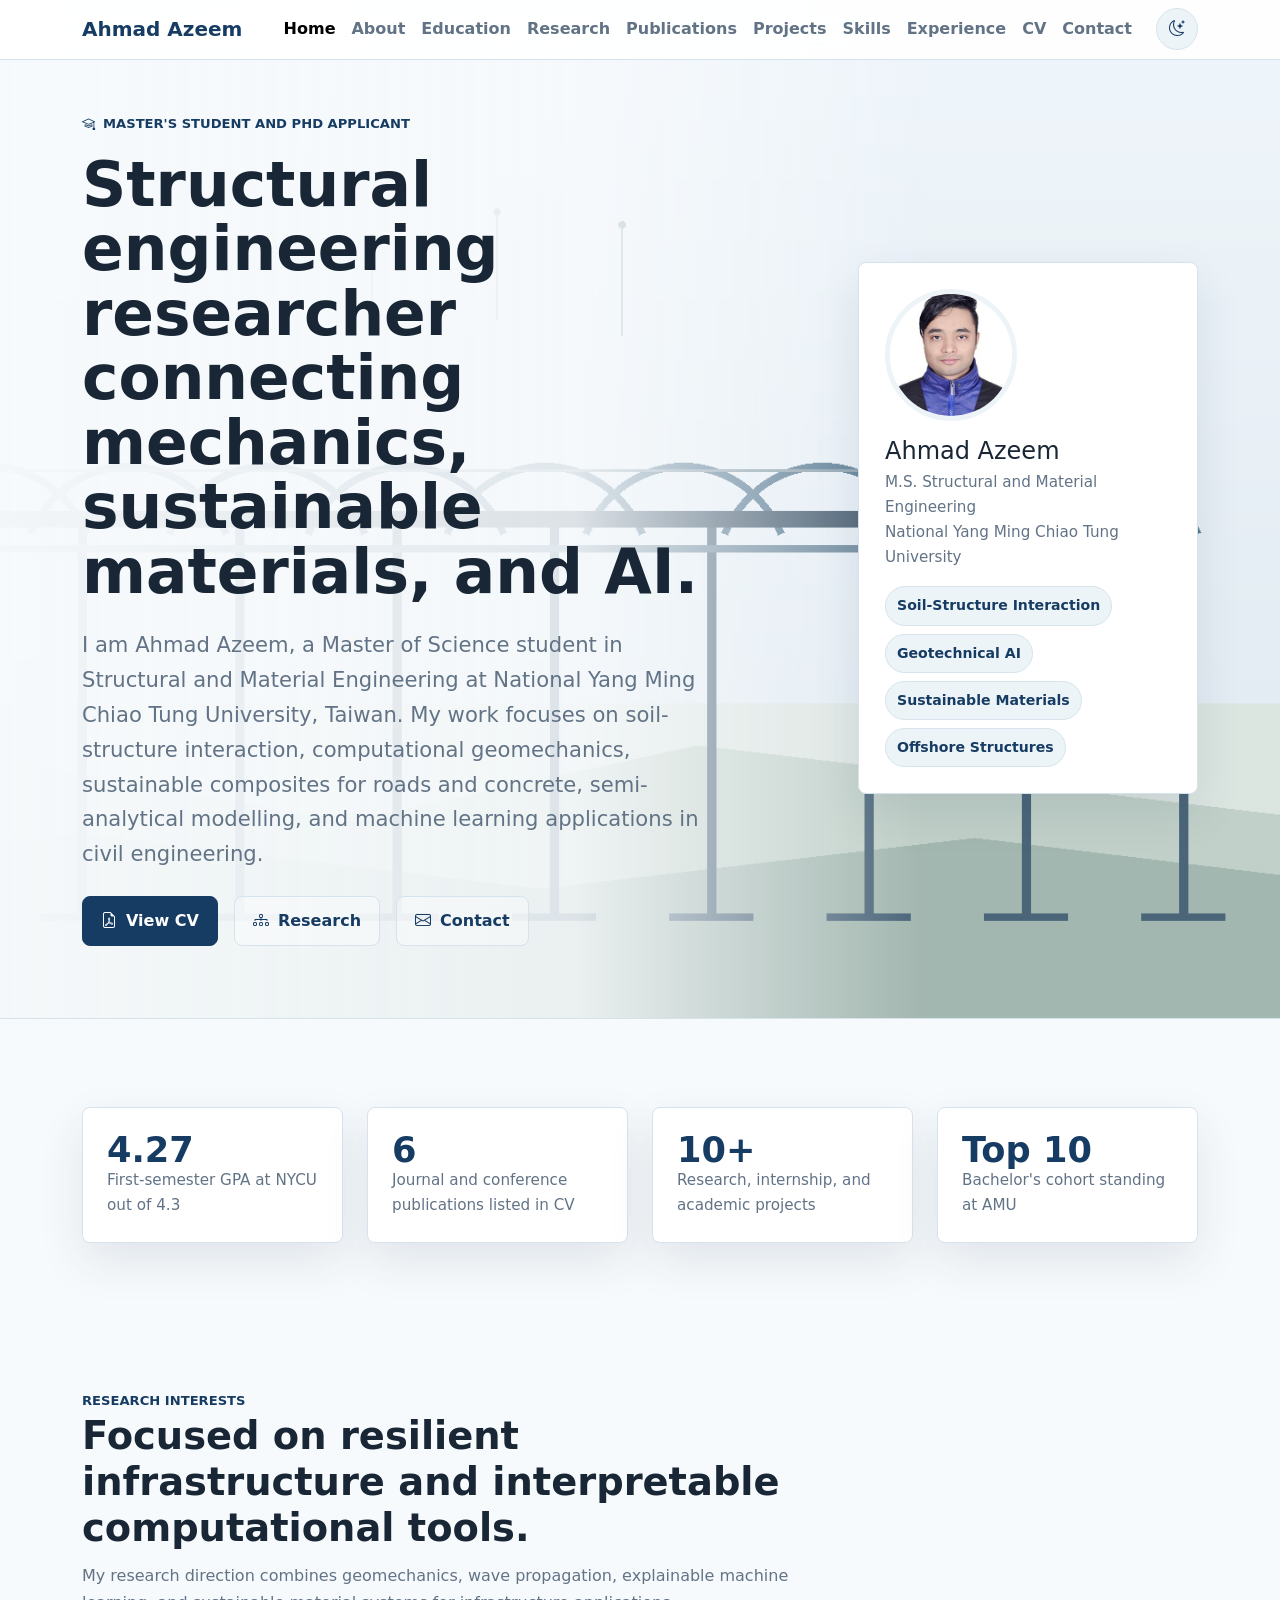
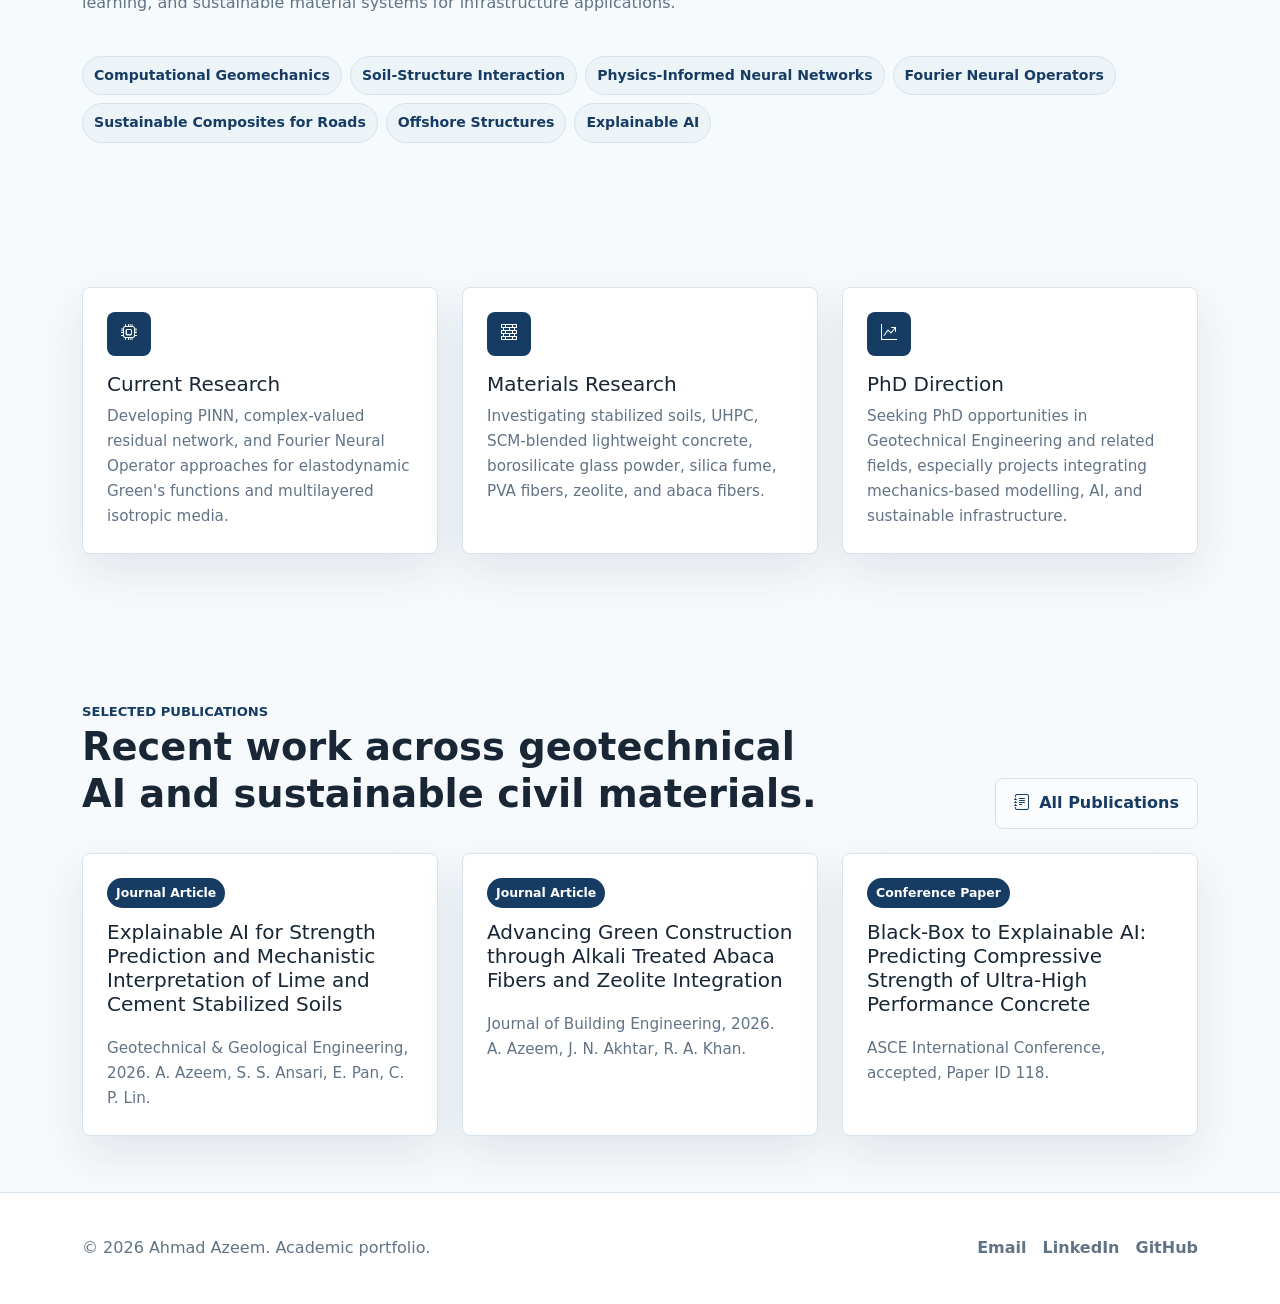
<file: index.html>
<!doctype html>
<html lang="en">
<head>
  <meta charset="utf-8">
  <meta name="viewport" content="width=device-width, initial-scale=1">
  <title>Ahmad Azeem | Structural Engineering Researcher</title>
  <meta name="description" content="Academic portfolio of Ahmad Azeem, master's student in Structural and Material Engineering at NYCU, seeking PhD opportunities in Geotechnical Engineering.">
  <meta name="keywords" content="Ahmad Azeem, geotechnical engineering, soil structure interaction, machine learning civil engineering, sustainable concrete, NYCU">
  <meta name="author" content="Ahmad Azeem">
  <meta property="og:title" content="Ahmad Azeem | Academic Portfolio">
  <meta property="og:description" content="Research in geotechnical AI, soil-structure interaction, sustainable materials, and semi-analytical modelling.">
  <meta property="og:image" content="assets/images/hero-research.png">
  <link rel="preconnect" href="https://cdn.jsdelivr.net">
  <link href="https://cdn.jsdelivr.net/npm/bootstrap@5.3.3/dist/css/bootstrap.min.css" rel="stylesheet">
  <link href="https://cdn.jsdelivr.net/npm/bootstrap-icons@1.11.3/font/bootstrap-icons.css" rel="stylesheet">
  <link href="css/style.css" rel="stylesheet">
</head>
<body>
  <a class="skip-link" href="#main">Skip to content</a>
  <nav class="navbar navbar-expand-lg fixed-top">
    <div class="container">
      <a class="navbar-brand" href="index.html">Ahmad Azeem</a>
      <button class="navbar-toggler" type="button" data-bs-toggle="collapse" data-bs-target="#siteNav" aria-controls="siteNav" aria-expanded="false" aria-label="Toggle navigation">
        <span class="navbar-toggler-icon"></span>
      </button>
      <div class="collapse navbar-collapse" id="siteNav">
        <ul class="navbar-nav ms-auto align-items-lg-center">
          <li class="nav-item"><a class="nav-link" href="index.html">Home</a></li>
          <li class="nav-item"><a class="nav-link" href="about.html">About</a></li>
          <li class="nav-item"><a class="nav-link" href="education.html">Education</a></li>
          <li class="nav-item"><a class="nav-link" href="research.html">Research</a></li>
          <li class="nav-item"><a class="nav-link" href="publications.html">Publications</a></li>
          <li class="nav-item"><a class="nav-link" href="projects.html">Projects</a></li>
          <li class="nav-item"><a class="nav-link" href="skills.html">Skills</a></li>
          <li class="nav-item"><a class="nav-link" href="experience.html">Experience</a></li>
          <li class="nav-item"><a class="nav-link" href="cv.html">CV</a></li>
          <li class="nav-item"><a class="nav-link" href="contact.html">Contact</a></li>
        </ul>
        <button class="theme-toggle ms-lg-3 mt-3 mt-lg-0" type="button" data-theme-toggle aria-label="Switch color theme"></button>
      </div>
    </div>
  </nav>

  <main id="main">
    <header class="hero-main">
      <div class="container">
        <div class="row align-items-center g-5">
          <div class="col-lg-7" data-animate>
            <span class="eyebrow"><i class="bi bi-mortarboard"></i> Master's Student and PhD Applicant</span>
            <h1 class="hero-title">Structural engineering researcher connecting mechanics, sustainable materials, and AI.</h1>
            <p class="hero-lead mt-4">I am Ahmad Azeem, a Master of Science student in Structural and Material Engineering at National Yang Ming Chiao Tung University, Taiwan. My work focuses on soil-structure interaction, computational geomechanics, sustainable composites for roads and concrete, semi-analytical modelling, and machine learning applications in civil engineering.</p>
            <div class="d-flex flex-wrap gap-3 mt-4">
              <a class="btn-academic" href="assets/documents/Ahmad_Azeem_CV.pdf" target="_blank" rel="noopener"><i class="bi bi-file-earmark-pdf"></i> View CV</a>
              <a class="btn-outline-academic" href="research.html"><i class="bi bi-diagram-3"></i> Research</a>
              <a class="btn-outline-academic" href="contact.html"><i class="bi bi-envelope"></i> Contact</a>
            </div>
          </div>
          <div class="col-lg-4 offset-lg-1" data-animate>
            <aside class="profile-card">
              <img class="profile-avatar mb-3" src="assets/images/profile-avatar.png" alt="Initials avatar for Ahmad Azeem">
              <h2 class="h4 mb-1">Ahmad Azeem</h2>
              <p class="meta mb-3">M.S. Structural and Material Engineering<br>National Yang Ming Chiao Tung University</p>
              <div class="d-flex flex-wrap gap-2">
                <span class="tag">Soil-Structure Interaction</span>
                <span class="tag">Geotechnical AI</span>
                <span class="tag">Sustainable Materials</span>
                <span class="tag">Offshore Structures</span>
              </div>
            </aside>
          </div>
        </div>
      </div>
    </header>

    <section class="section">
      <div class="container">
        <div class="row g-4">
          <div class="col-md-3" data-animate><div class="stat-card"><div class="stat-number">4.27</div><p class="mb-0 meta">First-semester GPA at NYCU out of 4.3</p></div></div>
          <div class="col-md-3" data-animate><div class="stat-card"><div class="stat-number">6</div><p class="mb-0 meta">Journal and conference publications listed in CV</p></div></div>
          <div class="col-md-3" data-animate><div class="stat-card"><div class="stat-number">10+</div><p class="mb-0 meta">Research, internship, and academic projects</p></div></div>
          <div class="col-md-3" data-animate><div class="stat-card"><div class="stat-number">Top 10</div><p class="mb-0 meta">Bachelor's cohort standing at AMU</p></div></div>
        </div>
      </div>
    </section>

    <section class="section section-tight">
      <div class="container">
        <div class="row align-items-end mb-4">
          <div class="col-lg-8" data-animate>
            <span class="section-kicker">Research Interests</span>
            <h2 class="section-title">Focused on resilient infrastructure and interpretable computational tools.</h2>
            <p class="section-copy">My research direction combines geomechanics, wave propagation, explainable machine learning, and sustainable material systems for infrastructure applications.</p>
          </div>
        </div>
        <div class="d-flex flex-wrap gap-2" data-animate>
          <span class="interest-chip">Computational Geomechanics</span>
          <span class="interest-chip">Soil-Structure Interaction</span>
          <span class="interest-chip">Physics-Informed Neural Networks</span>
          <span class="interest-chip">Fourier Neural Operators</span>
          <span class="interest-chip">Sustainable Composites for Roads</span>
          <span class="interest-chip">Offshore Structures</span>
          <span class="interest-chip">Explainable AI</span>
        </div>
      </div>
    </section>

    <section class="section">
      <div class="container">
        <div class="row g-4 align-items-stretch">
          <div class="col-lg-4" data-animate>
            <div class="info-card">
              <span class="icon-badge"><i class="bi bi-cpu"></i></span>
              <h3 class="h5">Current Research</h3>
              <p class="mb-0 meta">Developing PINN, complex-valued residual network, and Fourier Neural Operator approaches for elastodynamic Green's functions and multilayered isotropic media.</p>
            </div>
          </div>
          <div class="col-lg-4" data-animate>
            <div class="info-card">
              <span class="icon-badge"><i class="bi bi-bricks"></i></span>
              <h3 class="h5">Materials Research</h3>
              <p class="mb-0 meta">Investigating stabilized soils, UHPC, SCM-blended lightweight concrete, borosilicate glass powder, silica fume, PVA fibers, zeolite, and abaca fibers.</p>
            </div>
          </div>
          <div class="col-lg-4" data-animate>
            <div class="info-card">
              <span class="icon-badge"><i class="bi bi-graph-up-arrow"></i></span>
              <h3 class="h5">PhD Direction</h3>
              <p class="mb-0 meta">Seeking PhD opportunities in Geotechnical Engineering and related fields, especially projects integrating mechanics-based modelling, AI, and sustainable infrastructure.</p>
            </div>
          </div>
        </div>
      </div>
    </section>

    <section class="section section-tight">
      <div class="container">
        <div class="row align-items-end mb-4">
          <div class="col-lg-8" data-animate>
            <span class="section-kicker">Selected Publications</span>
            <h2 class="section-title">Recent work across geotechnical AI and sustainable civil materials.</h2>
          </div>
          <div class="col-lg-4 text-lg-end" data-animate>
            <a class="btn-outline-academic" href="publications.html"><i class="bi bi-journal-text"></i> All Publications</a>
          </div>
        </div>
        <div class="row g-4">
          <div class="col-lg-4" data-animate>
            <article class="publication-card">
              <span class="publication-type">Journal Article</span>
              <h3 class="h5">Explainable AI for Strength Prediction and Mechanistic Interpretation of Lime and Cement Stabilized Soils</h3>
              <p class="meta mb-0">Geotechnical & Geological Engineering, 2026. A. Azeem, S. S. Ansari, E. Pan, C. P. Lin.</p>
            </article>
          </div>
          <div class="col-lg-4" data-animate>
            <article class="publication-card">
              <span class="publication-type">Journal Article</span>
              <h3 class="h5">Advancing Green Construction through Alkali Treated Abaca Fibers and Zeolite Integration</h3>
              <p class="meta mb-0">Journal of Building Engineering, 2026. A. Azeem, J. N. Akhtar, R. A. Khan.</p>
            </article>
          </div>
          <div class="col-lg-4" data-animate>
            <article class="publication-card">
              <span class="publication-type">Conference Paper</span>
              <h3 class="h5">Black-Box to Explainable AI: Predicting Compressive Strength of Ultra-High Performance Concrete</h3>
              <p class="meta mb-0">ASCE International Conference, accepted, Paper ID 118.</p>
            </article>
          </div>
        </div>
      </div>
    </section>
  </main>

  <footer class="site-footer">
    <div class="container d-flex flex-column flex-md-row justify-content-between gap-3">
      <p class="mb-0">© 2026 Ahmad Azeem. Academic portfolio.</p>
      <div class="d-flex gap-3">
        <a class="footer-link" href="contact.html">Email</a>
        <a class="footer-link" href="https://www.linkedin.com/in/ahmadazeem" target="_blank" rel="noopener">LinkedIn</a>
        <a class="footer-link" href="https://github.com/Ahmadazeem73/Ahmadazeem73" target="_blank" rel="noopener">GitHub</a>
      </div>
    </div>
  </footer>

  <script src="https://cdn.jsdelivr.net/npm/bootstrap@5.3.3/dist/js/bootstrap.bundle.min.js"></script>
  <script src="js/script.js"></script>
</body>
</html>
</file>
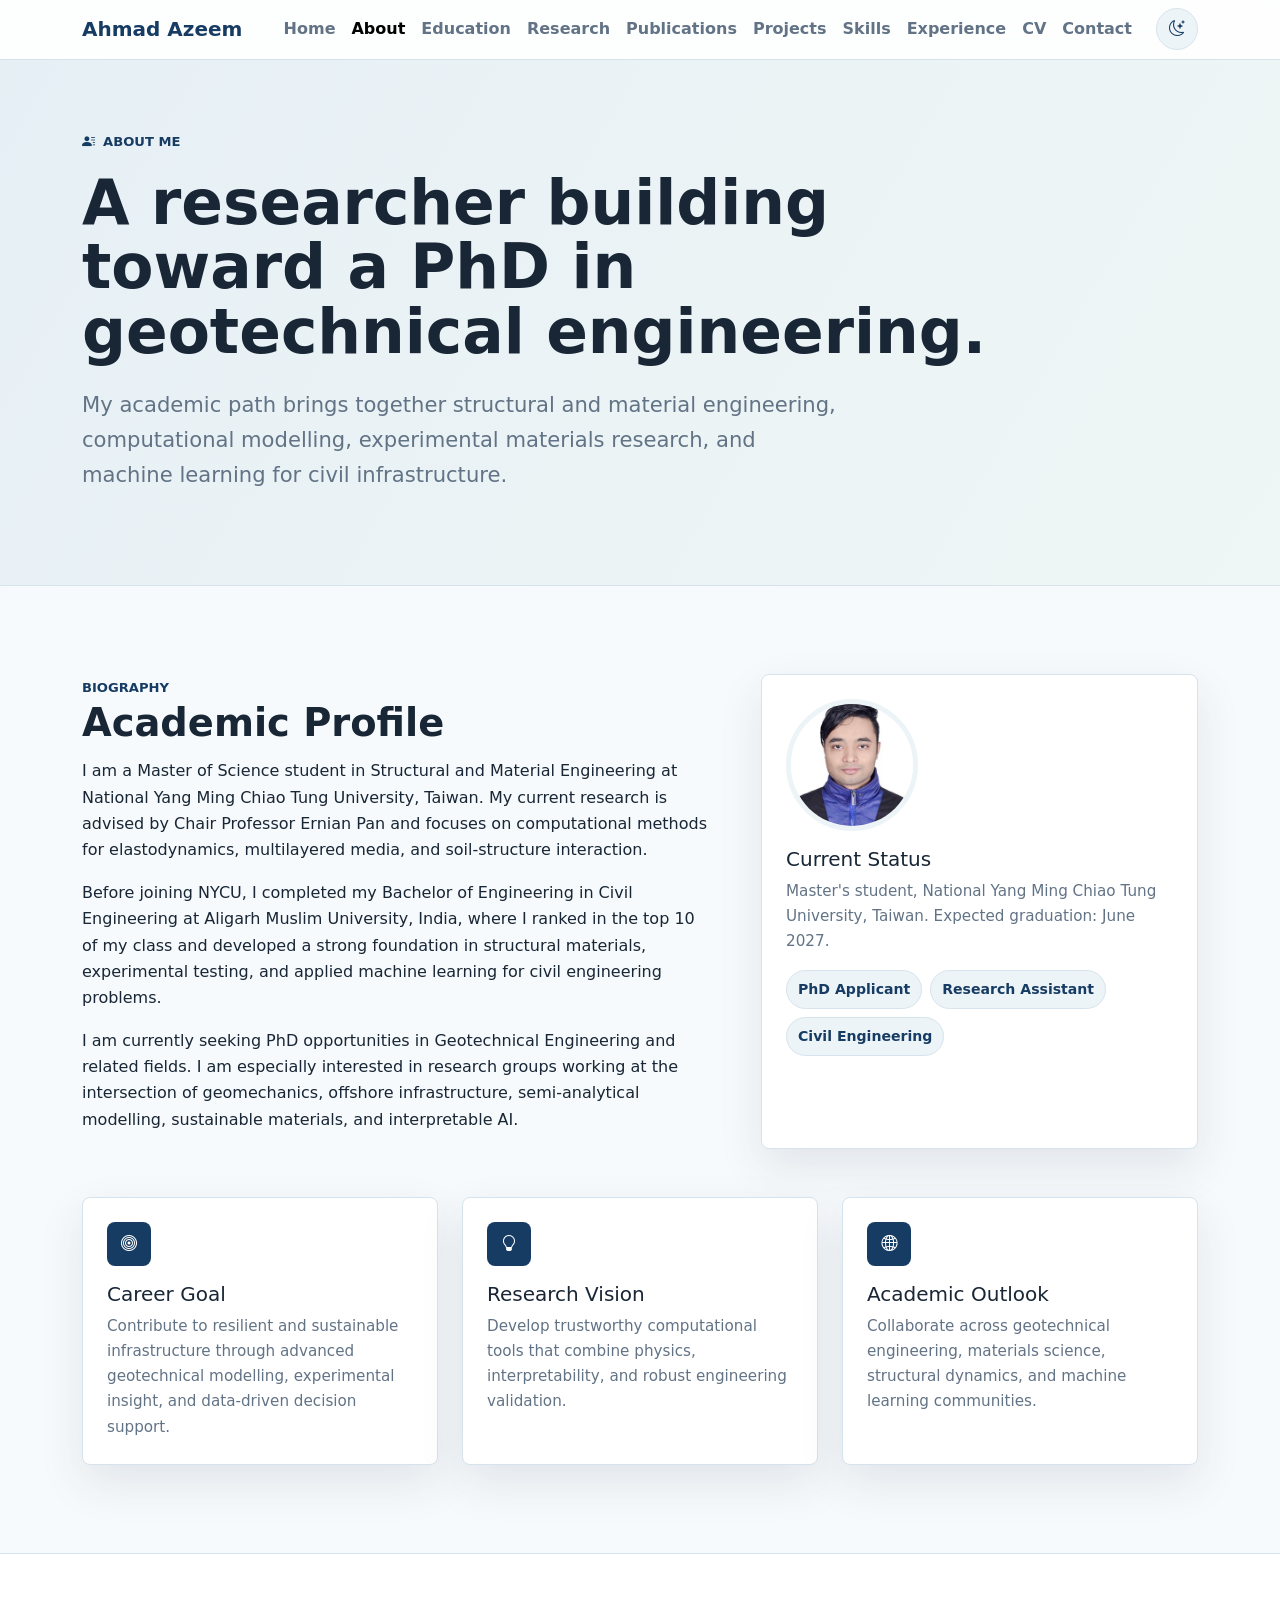
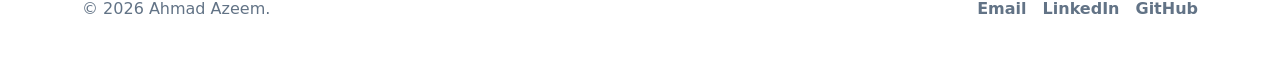
<file: about.html>
<!doctype html>
<html lang="en">
<head>
  <meta charset="utf-8">
  <meta name="viewport" content="width=device-width, initial-scale=1">
  <title>About | Ahmad Azeem</title>
  <meta name="description" content="Biography, academic journey, and research vision of Ahmad Azeem.">
  <link href="https://cdn.jsdelivr.net/npm/bootstrap@5.3.3/dist/css/bootstrap.min.css" rel="stylesheet">
  <link href="https://cdn.jsdelivr.net/npm/bootstrap-icons@1.11.3/font/bootstrap-icons.css" rel="stylesheet">
  <link href="css/style.css" rel="stylesheet">
</head>
<body>
  <a class="skip-link" href="#main">Skip to content</a>
  <nav class="navbar navbar-expand-lg fixed-top"><div class="container"><a class="navbar-brand" href="index.html">Ahmad Azeem</a><button class="navbar-toggler" type="button" data-bs-toggle="collapse" data-bs-target="#siteNav" aria-label="Toggle navigation"><span class="navbar-toggler-icon"></span></button><div class="collapse navbar-collapse" id="siteNav"><ul class="navbar-nav ms-auto align-items-lg-center"><li class="nav-item"><a class="nav-link" href="index.html">Home</a></li><li class="nav-item"><a class="nav-link" href="about.html">About</a></li><li class="nav-item"><a class="nav-link" href="education.html">Education</a></li><li class="nav-item"><a class="nav-link" href="research.html">Research</a></li><li class="nav-item"><a class="nav-link" href="publications.html">Publications</a></li><li class="nav-item"><a class="nav-link" href="projects.html">Projects</a></li><li class="nav-item"><a class="nav-link" href="skills.html">Skills</a></li><li class="nav-item"><a class="nav-link" href="experience.html">Experience</a></li><li class="nav-item"><a class="nav-link" href="cv.html">CV</a></li><li class="nav-item"><a class="nav-link" href="contact.html">Contact</a></li></ul><button class="theme-toggle ms-lg-3 mt-3 mt-lg-0" type="button" data-theme-toggle></button></div></div></nav>

  <main id="main">
    <header class="page-hero">
      <div class="container" data-animate>
        <span class="eyebrow"><i class="bi bi-person-lines-fill"></i> About Me</span>
        <h1 class="page-title">A researcher building toward a PhD in geotechnical engineering.</h1>
        <p class="page-lead mt-4">My academic path brings together structural and material engineering, computational modelling, experimental materials research, and machine learning for civil infrastructure.</p>
      </div>
    </header>

    <section class="section">
      <div class="container">
        <div class="row g-5">
          <div class="col-lg-7" data-animate>
            <span class="section-kicker">Biography</span>
            <h2 class="section-title">Academic Profile</h2>
            <p>I am a Master of Science student in Structural and Material Engineering at National Yang Ming Chiao Tung University, Taiwan. My current research is advised by Chair Professor Ernian Pan and focuses on computational methods for elastodynamics, multilayered media, and soil-structure interaction.</p>
            <p>Before joining NYCU, I completed my Bachelor of Engineering in Civil Engineering at Aligarh Muslim University, India, where I ranked in the top 10 of my class and developed a strong foundation in structural materials, experimental testing, and applied machine learning for civil engineering problems.</p>
            <p>I am currently seeking PhD opportunities in Geotechnical Engineering and related fields. I am especially interested in research groups working at the intersection of geomechanics, offshore infrastructure, semi-analytical modelling, sustainable materials, and interpretable AI.</p>
          </div>
          <div class="col-lg-5" data-animate>
            <div class="info-card">
              <img class="profile-avatar mb-3" src="assets/images/profile-avatar.png" alt="Initials avatar for Ahmad Azeem">
              <h3 class="h5">Current Status</h3>
              <p class="meta">Master's student, National Yang Ming Chiao Tung University, Taiwan. Expected graduation: June 2027.</p>
              <div class="d-flex flex-wrap gap-2">
                <span class="tag">PhD Applicant</span>
                <span class="tag">Research Assistant</span>
                <span class="tag">Civil Engineering</span>
              </div>
            </div>
          </div>
        </div>

        <div class="row g-4 mt-4">
          <div class="col-md-4" data-animate><div class="info-card"><span class="icon-badge"><i class="bi bi-bullseye"></i></span><h3 class="h5">Career Goal</h3><p class="meta mb-0">Contribute to resilient and sustainable infrastructure through advanced geotechnical modelling, experimental insight, and data-driven decision support.</p></div></div>
          <div class="col-md-4" data-animate><div class="info-card"><span class="icon-badge"><i class="bi bi-lightbulb"></i></span><h3 class="h5">Research Vision</h3><p class="meta mb-0">Develop trustworthy computational tools that combine physics, interpretability, and robust engineering validation.</p></div></div>
          <div class="col-md-4" data-animate><div class="info-card"><span class="icon-badge"><i class="bi bi-globe2"></i></span><h3 class="h5">Academic Outlook</h3><p class="meta mb-0">Collaborate across geotechnical engineering, materials science, structural dynamics, and machine learning communities.</p></div></div>
        </div>
      </div>
    </section>
  </main>

  <footer class="site-footer"><div class="container d-flex flex-column flex-md-row justify-content-between gap-3"><p class="mb-0">© 2026 Ahmad Azeem.</p><div class="d-flex gap-3"><a class="footer-link" href="contact.html">Email</a><a class="footer-link" href="https://www.linkedin.com/in/ahmadazeem" target="_blank" rel="noopener">LinkedIn</a><a class="footer-link" href="https://github.com/Ahmadazeem73/Ahmadazeem73" target="_blank" rel="noopener">GitHub</a></div></div></footer>
  <script src="https://cdn.jsdelivr.net/npm/bootstrap@5.3.3/dist/js/bootstrap.bundle.min.js"></script><script src="js/script.js"></script>
</body>
</html>
</file>
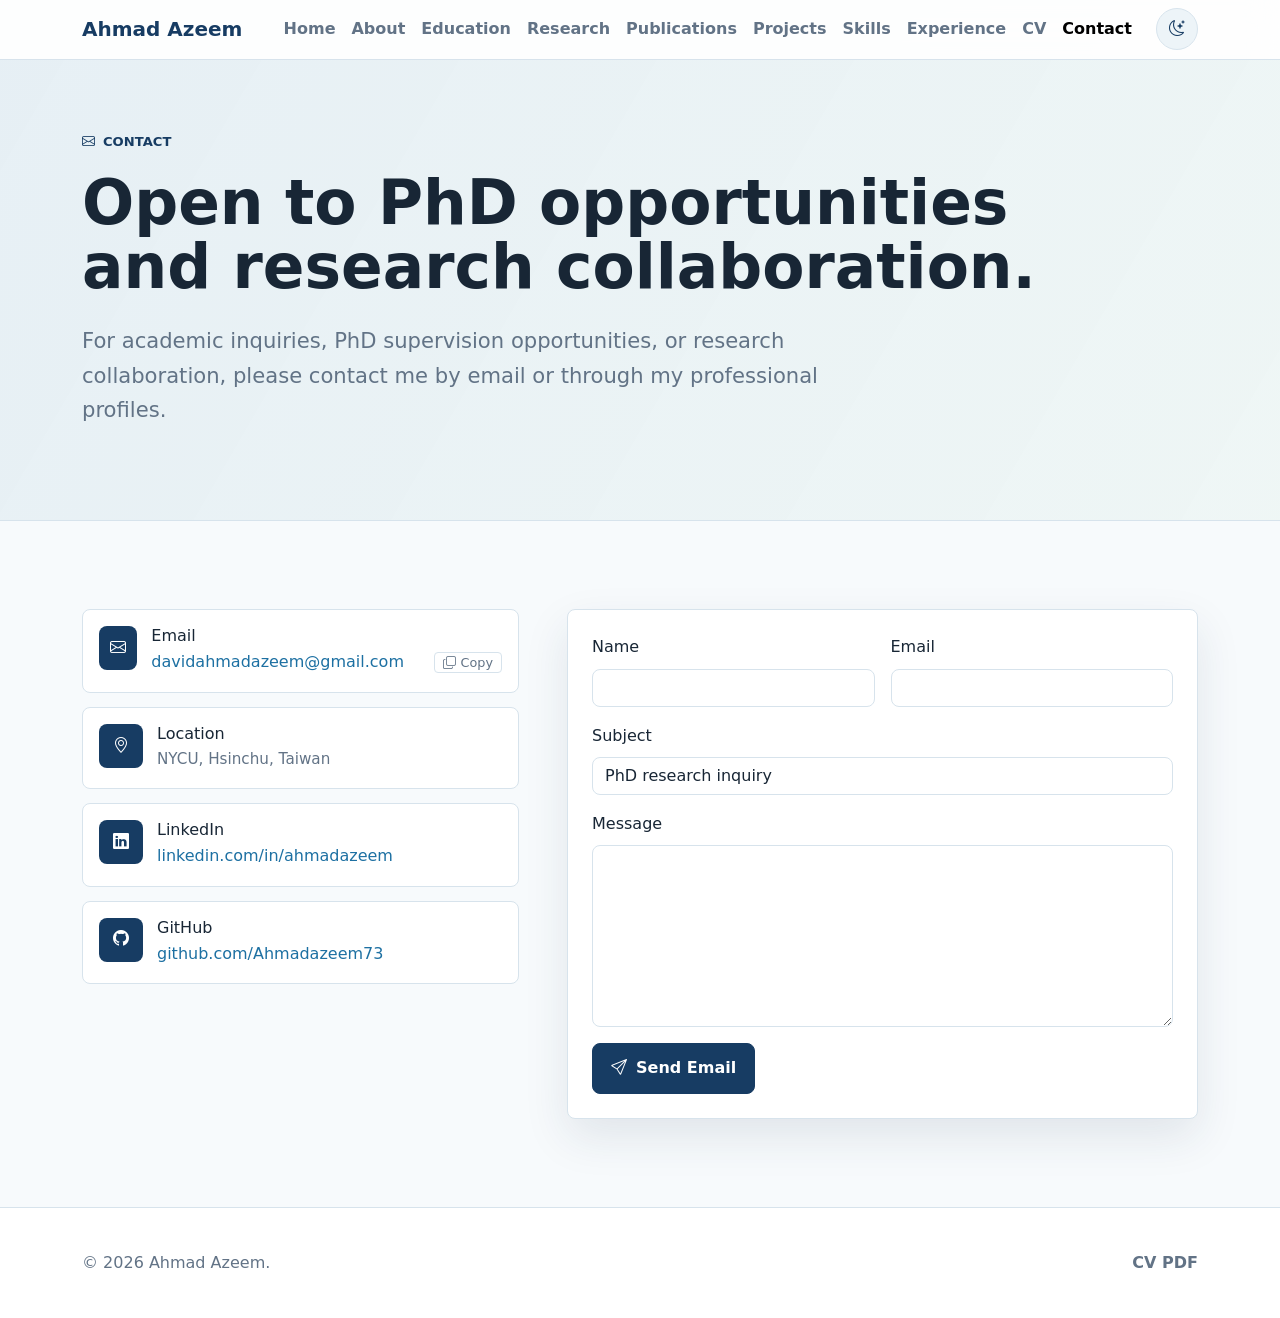
<file: contact.html>
<!doctype html>
<html lang="en">
<head>
  <meta charset="utf-8">
  <meta name="viewport" content="width=device-width, initial-scale=1">
  <title>Contact | Ahmad Azeem</title>
  <meta name="description" content="Contact Ahmad Azeem for PhD opportunities, research collaboration, and academic inquiries.">
  <link href="https://cdn.jsdelivr.net/npm/bootstrap@5.3.3/dist/css/bootstrap.min.css" rel="stylesheet">
  <link href="https://cdn.jsdelivr.net/npm/bootstrap-icons@1.11.3/font/bootstrap-icons.css" rel="stylesheet">
  <link href="css/style.css" rel="stylesheet">
</head>
<body>
  <a class="skip-link" href="#main">Skip to content</a>
  <nav class="navbar navbar-expand-lg fixed-top"><div class="container"><a class="navbar-brand" href="index.html">Ahmad Azeem</a><button class="navbar-toggler" type="button" data-bs-toggle="collapse" data-bs-target="#siteNav" aria-label="Toggle navigation"><span class="navbar-toggler-icon"></span></button><div class="collapse navbar-collapse" id="siteNav"><ul class="navbar-nav ms-auto align-items-lg-center"><li class="nav-item"><a class="nav-link" href="index.html">Home</a></li><li class="nav-item"><a class="nav-link" href="about.html">About</a></li><li class="nav-item"><a class="nav-link" href="education.html">Education</a></li><li class="nav-item"><a class="nav-link" href="research.html">Research</a></li><li class="nav-item"><a class="nav-link" href="publications.html">Publications</a></li><li class="nav-item"><a class="nav-link" href="projects.html">Projects</a></li><li class="nav-item"><a class="nav-link" href="skills.html">Skills</a></li><li class="nav-item"><a class="nav-link" href="experience.html">Experience</a></li><li class="nav-item"><a class="nav-link" href="cv.html">CV</a></li><li class="nav-item"><a class="nav-link" href="contact.html">Contact</a></li></ul><button class="theme-toggle ms-lg-3 mt-3 mt-lg-0" type="button" data-theme-toggle></button></div></div></nav>
  <main id="main">
    <header class="page-hero"><div class="container" data-animate><span class="eyebrow"><i class="bi bi-envelope"></i> Contact</span><h1 class="page-title">Open to PhD opportunities and research collaboration.</h1><p class="page-lead mt-4">For academic inquiries, PhD supervision opportunities, or research collaboration, please contact me by email or through my professional profiles.</p></div></header>
    <section class="section">
      <div class="container">
        <div class="row g-5">
          <div class="col-lg-5" data-animate>
            <div class="contact-list">
              <div class="contact-item">
                <span class="icon-badge mb-0"><i class="bi bi-envelope"></i></span>
                <div class="w-100">
                  <h2 class="h6 mb-1">Email</h2>
                  <div class="d-flex align-items-center justify-content-between gap-2 flex-wrap">
                    <a href="mailto:davidahmadazeem@gmail.com">davidahmadazeem@gmail.com</a>
                    <button class="btn btn-sm btn-outline-secondary py-0 px-2" type="button" data-copy-email="davidahmadazeem@gmail.com" style="font-size: 0.8rem; border-color: var(--border); color: var(--muted);">
                      <i class="bi bi-copy"></i> Copy
                    </button>
                  </div>
                </div>
              </div>
              <div class="contact-item"><span class="icon-badge mb-0"><i class="bi bi-geo-alt"></i></span><div><h2 class="h6 mb-1">Location</h2><p class="meta mb-0">NYCU, Hsinchu, Taiwan</p></div></div>
              <div class="contact-item"><span class="icon-badge mb-0"><i class="bi bi-linkedin"></i></span><div><h2 class="h6 mb-1">LinkedIn</h2><a href="https://www.linkedin.com/in/ahmadazeem" target="_blank" rel="noopener">linkedin.com/in/ahmadazeem</a></div></div>
              <div class="contact-item"><span class="icon-badge mb-0"><i class="bi bi-github"></i></span><div><h2 class="h6 mb-1">GitHub</h2><a href="https://github.com/Ahmadazeem73/Ahmadazeem73" target="_blank" rel="noopener">github.com/Ahmadazeem73</a></div></div>
            </div>
          </div>
          <div class="col-lg-7" data-animate>
            <div id="form-status"></div>
            <form class="info-card" data-contact-form>
              <div class="row g-3">
                <div class="col-md-6"><label class="form-label" for="name">Name</label><input class="form-control" id="name" name="name" required></div>
                <div class="col-md-6"><label class="form-label" for="email">Email</label><input class="form-control" id="email" name="email" type="email" required></div>
                <div class="col-12"><label class="form-label" for="subject">Subject</label><input class="form-control" id="subject" name="subject" value="PhD research inquiry"></div>
                <div class="col-12"><label class="form-label" for="message">Message</label><textarea class="form-control" id="message" name="message" rows="7" required></textarea></div>
                <div class="col-12"><button class="btn-academic" type="submit"><i class="bi bi-send"></i> Send Email</button></div>
              </div>
            </form>
          </div>
        </div>
      </div>
    </section>
  </main>
  <footer class="site-footer"><div class="container d-flex flex-column flex-md-row justify-content-between gap-3"><p class="mb-0">© 2026 Ahmad Azeem.</p><a class="footer-link" href="assets/documents/Ahmad_Azeem_CV.pdf">CV PDF</a></div></footer>
  <script src="https://cdn.jsdelivr.net/npm/bootstrap@5.3.3/dist/js/bootstrap.bundle.min.js"></script><script src="js/script.js"></script>
</body>
</html>
</file>
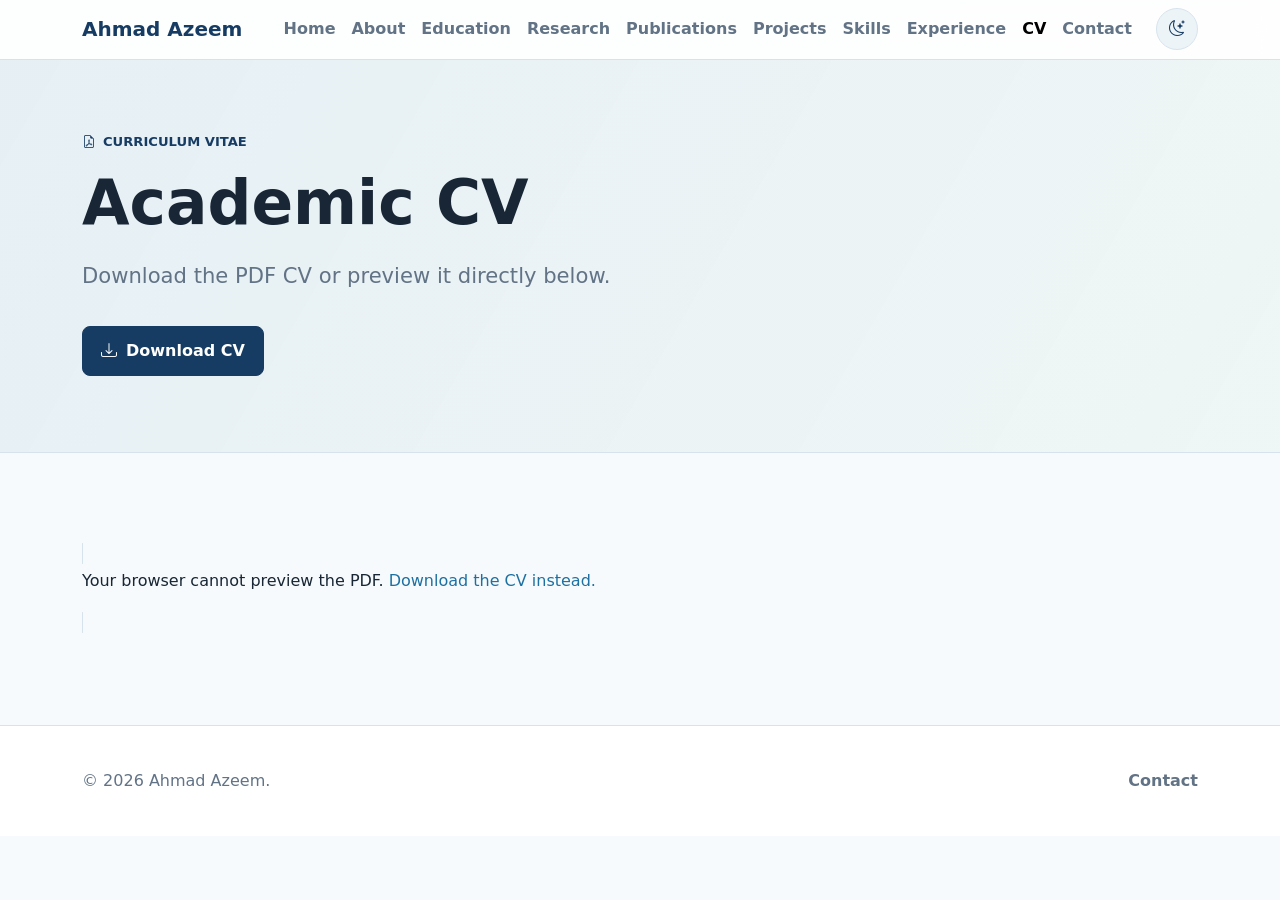
<file: cv.html>
<!doctype html>
<html lang="en">
<head>
  <meta charset="utf-8">
  <meta name="viewport" content="width=device-width, initial-scale=1">
  <title>CV | Ahmad Azeem</title>
  <meta name="description" content="Download and preview Ahmad Azeem's academic CV.">
  <link href="https://cdn.jsdelivr.net/npm/bootstrap@5.3.3/dist/css/bootstrap.min.css" rel="stylesheet">
  <link href="https://cdn.jsdelivr.net/npm/bootstrap-icons@1.11.3/font/bootstrap-icons.css" rel="stylesheet">
  <link href="css/style.css" rel="stylesheet">
</head>
<body>
  <a class="skip-link" href="#main">Skip to content</a>
  <nav class="navbar navbar-expand-lg fixed-top"><div class="container"><a class="navbar-brand" href="index.html">Ahmad Azeem</a><button class="navbar-toggler" type="button" data-bs-toggle="collapse" data-bs-target="#siteNav" aria-label="Toggle navigation"><span class="navbar-toggler-icon"></span></button><div class="collapse navbar-collapse" id="siteNav"><ul class="navbar-nav ms-auto align-items-lg-center"><li class="nav-item"><a class="nav-link" href="index.html">Home</a></li><li class="nav-item"><a class="nav-link" href="about.html">About</a></li><li class="nav-item"><a class="nav-link" href="education.html">Education</a></li><li class="nav-item"><a class="nav-link" href="research.html">Research</a></li><li class="nav-item"><a class="nav-link" href="publications.html">Publications</a></li><li class="nav-item"><a class="nav-link" href="projects.html">Projects</a></li><li class="nav-item"><a class="nav-link" href="skills.html">Skills</a></li><li class="nav-item"><a class="nav-link" href="experience.html">Experience</a></li><li class="nav-item"><a class="nav-link" href="cv.html">CV</a></li><li class="nav-item"><a class="nav-link" href="contact.html">Contact</a></li></ul><button class="theme-toggle ms-lg-3 mt-3 mt-lg-0" type="button" data-theme-toggle></button></div></div></nav>
  <main id="main">
    <header class="page-hero"><div class="container" data-animate><span class="eyebrow"><i class="bi bi-file-earmark-pdf"></i> Curriculum Vitae</span><h1 class="page-title">Academic CV</h1><p class="page-lead mt-4">Download the PDF CV or preview it directly below.</p><a class="btn-academic mt-3" href="assets/documents/Ahmad_Azeem_CV.pdf" download><i class="bi bi-download"></i> Download CV</a></div></header>
    <section class="section"><div class="container" data-animate><object class="cv-frame" data="assets/documents/Ahmad_Azeem_CV.pdf" type="application/pdf"><p>Your browser cannot preview the PDF. <a href="assets/documents/Ahmad_Azeem_CV.pdf">Download the CV instead.</a></p></object></div></section>
  </main>
  <footer class="site-footer"><div class="container d-flex flex-column flex-md-row justify-content-between gap-3"><p class="mb-0">© 2026 Ahmad Azeem.</p><a class="footer-link" href="contact.html">Contact</a></div></footer>
  <script src="https://cdn.jsdelivr.net/npm/bootstrap@5.3.3/dist/js/bootstrap.bundle.min.js"></script><script src="js/script.js"></script>
</body>
</html>
</file>
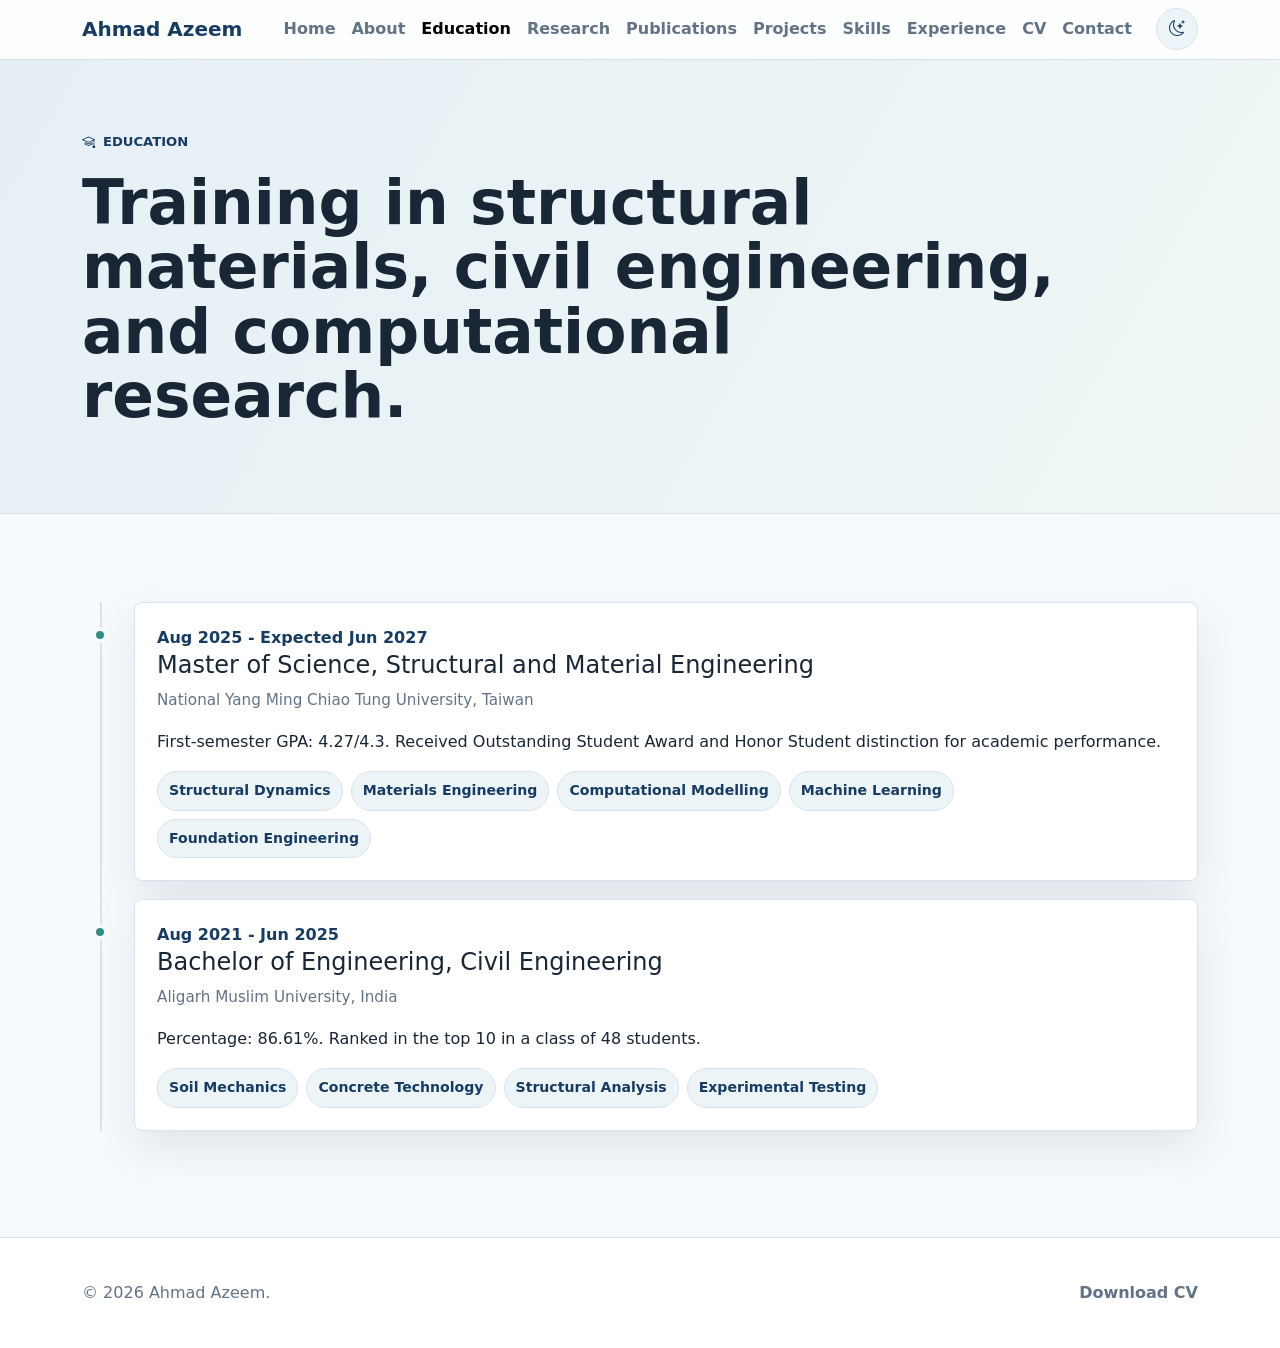
<file: education.html>
<!doctype html>
<html lang="en">
<head>
  <meta charset="utf-8">
  <meta name="viewport" content="width=device-width, initial-scale=1">
  <title>Education | Ahmad Azeem</title>
  <meta name="description" content="Education history of Ahmad Azeem at NYCU and Aligarh Muslim University.">
  <link href="https://cdn.jsdelivr.net/npm/bootstrap@5.3.3/dist/css/bootstrap.min.css" rel="stylesheet">
  <link href="https://cdn.jsdelivr.net/npm/bootstrap-icons@1.11.3/font/bootstrap-icons.css" rel="stylesheet">
  <link href="css/style.css" rel="stylesheet">
</head>
<body>
  <a class="skip-link" href="#main">Skip to content</a>
  <nav class="navbar navbar-expand-lg fixed-top"><div class="container"><a class="navbar-brand" href="index.html">Ahmad Azeem</a><button class="navbar-toggler" type="button" data-bs-toggle="collapse" data-bs-target="#siteNav" aria-label="Toggle navigation"><span class="navbar-toggler-icon"></span></button><div class="collapse navbar-collapse" id="siteNav"><ul class="navbar-nav ms-auto align-items-lg-center"><li class="nav-item"><a class="nav-link" href="index.html">Home</a></li><li class="nav-item"><a class="nav-link" href="about.html">About</a></li><li class="nav-item"><a class="nav-link" href="education.html">Education</a></li><li class="nav-item"><a class="nav-link" href="research.html">Research</a></li><li class="nav-item"><a class="nav-link" href="publications.html">Publications</a></li><li class="nav-item"><a class="nav-link" href="projects.html">Projects</a></li><li class="nav-item"><a class="nav-link" href="skills.html">Skills</a></li><li class="nav-item"><a class="nav-link" href="experience.html">Experience</a></li><li class="nav-item"><a class="nav-link" href="cv.html">CV</a></li><li class="nav-item"><a class="nav-link" href="contact.html">Contact</a></li></ul><button class="theme-toggle ms-lg-3 mt-3 mt-lg-0" type="button" data-theme-toggle></button></div></div></nav>
  <main id="main">
    <header class="page-hero"><div class="container" data-animate><span class="eyebrow"><i class="bi bi-mortarboard"></i> Education</span><h1 class="page-title">Training in structural materials, civil engineering, and computational research.</h1></div></header>
    <section class="section">
      <div class="container">
        <div class="timeline">
          <article class="timeline-item" data-animate>
            <div class="timeline-date">Aug 2025 - Expected Jun 2027</div>
            <h2 class="h4">Master of Science, Structural and Material Engineering</h2>
            <p class="meta">National Yang Ming Chiao Tung University, Taiwan</p>
            <p>First-semester GPA: 4.27/4.3. Received Outstanding Student Award and Honor Student distinction for academic performance.</p>
            <div class="d-flex flex-wrap gap-2"><span class="tag">Structural Dynamics</span><span class="tag">Materials Engineering</span><span class="tag">Computational Modelling</span><span class="tag">Machine Learning</span><span class="tag">Foundation Engineering</span></div>
          </article>
          <article class="timeline-item" data-animate>
            <div class="timeline-date">Aug 2021 - Jun 2025</div>
            <h2 class="h4">Bachelor of Engineering, Civil Engineering</h2>
            <p class="meta">Aligarh Muslim University, India</p>
            <p>Percentage: 86.61%. Ranked in the top 10 in a class of 48 students.</p>
            <div class="d-flex flex-wrap gap-2"><span class="tag">Soil Mechanics</span><span class="tag">Concrete Technology</span><span class="tag">Structural Analysis</span><span class="tag">Experimental Testing</span></div>
          </article>
        </div>
      </div>
    </section>
  </main>
  <footer class="site-footer"><div class="container d-flex flex-column flex-md-row justify-content-between gap-3"><p class="mb-0">© 2026 Ahmad Azeem.</p><a class="footer-link" href="assets/documents/Ahmad_Azeem_CV.pdf">Download CV</a></div></footer>
  <script src="https://cdn.jsdelivr.net/npm/bootstrap@5.3.3/dist/js/bootstrap.bundle.min.js"></script><script src="js/script.js"></script>
</body>
</html>
</file>
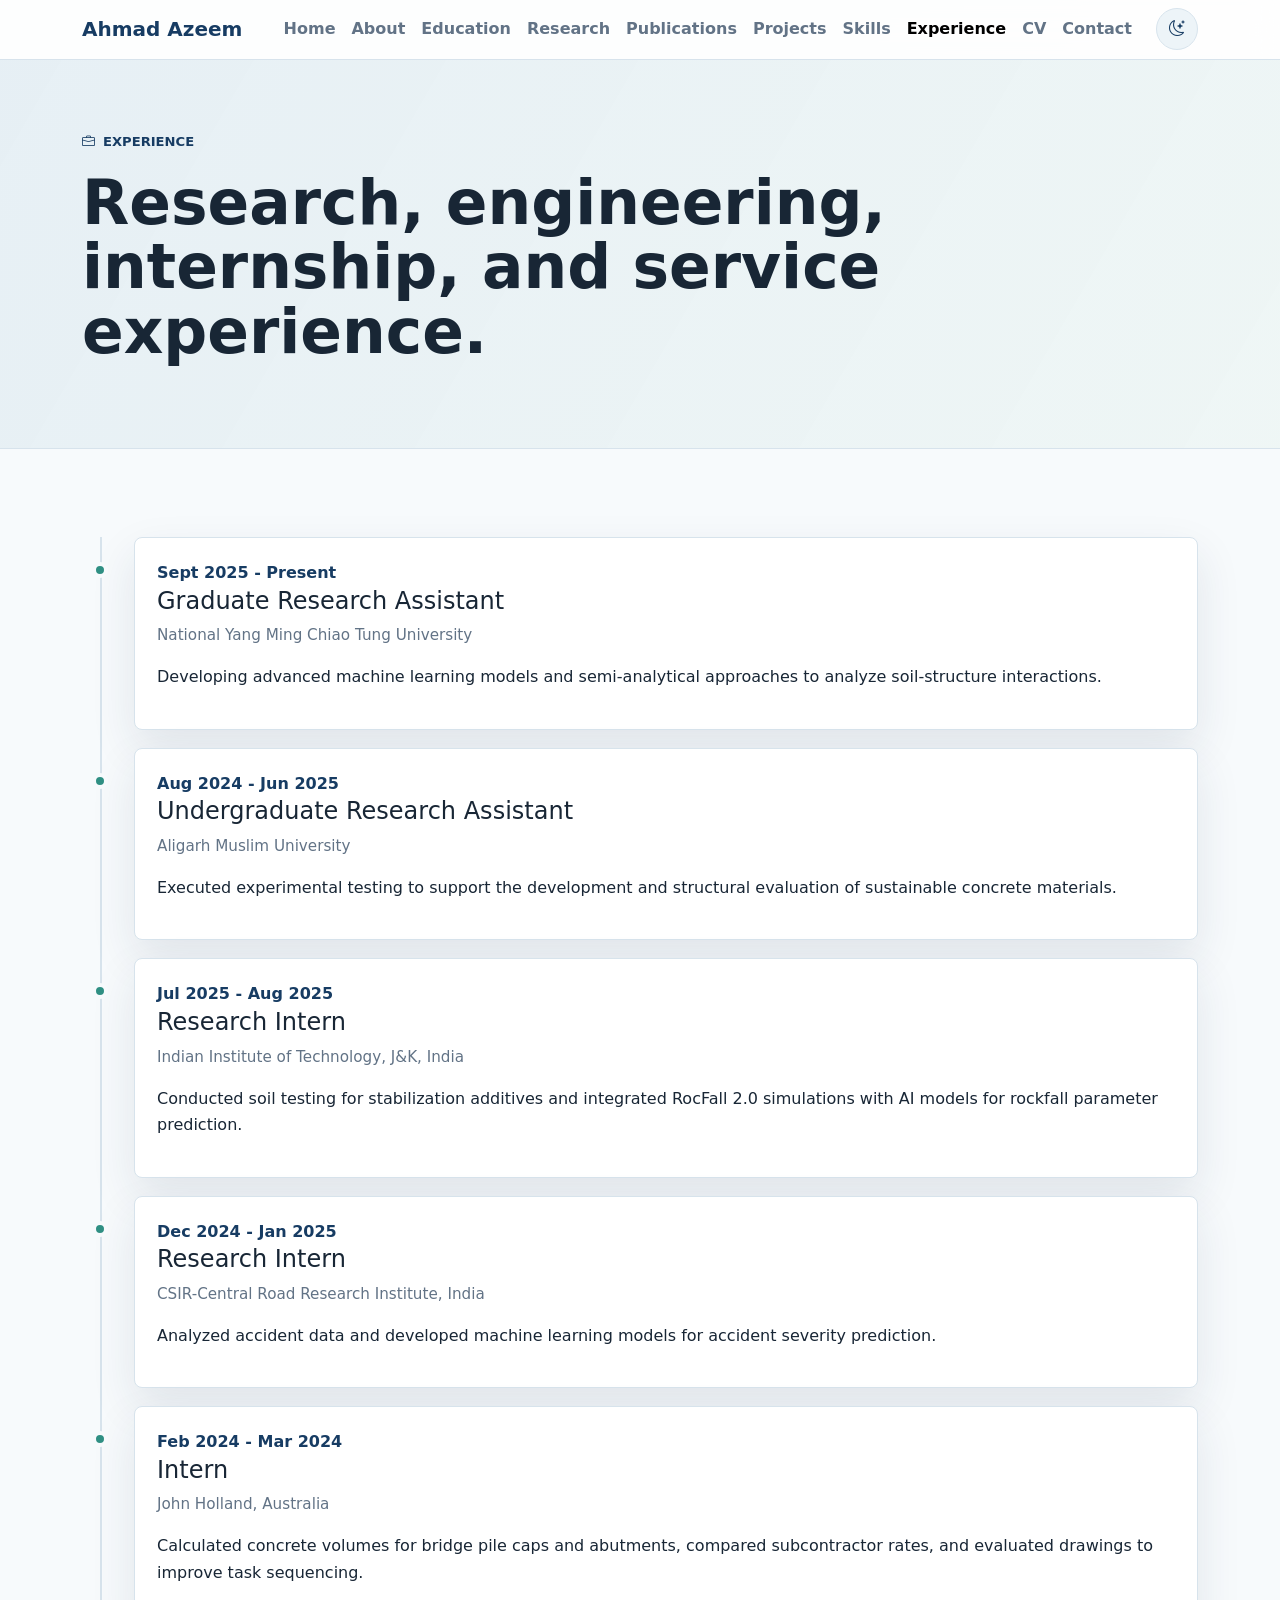
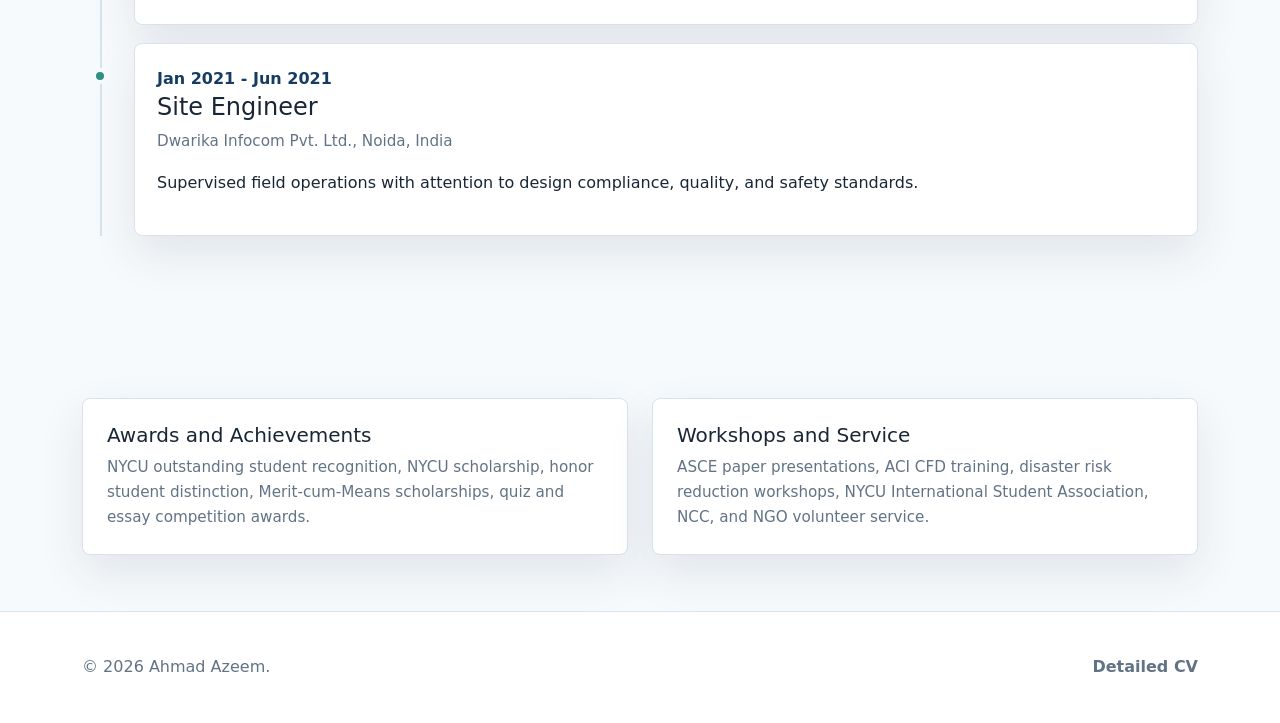
<file: experience.html>
<!doctype html>
<html lang="en">
<head>
  <meta charset="utf-8">
  <meta name="viewport" content="width=device-width, initial-scale=1">
  <title>Experience | Ahmad Azeem</title>
  <meta name="description" content="Research, teaching, industry, internship, volunteer, and training experience of Ahmad Azeem.">
  <link href="https://cdn.jsdelivr.net/npm/bootstrap@5.3.3/dist/css/bootstrap.min.css" rel="stylesheet">
  <link href="https://cdn.jsdelivr.net/npm/bootstrap-icons@1.11.3/font/bootstrap-icons.css" rel="stylesheet">
  <link href="css/style.css" rel="stylesheet">
</head>
<body>
  <a class="skip-link" href="#main">Skip to content</a>
  <nav class="navbar navbar-expand-lg fixed-top"><div class="container"><a class="navbar-brand" href="index.html">Ahmad Azeem</a><button class="navbar-toggler" type="button" data-bs-toggle="collapse" data-bs-target="#siteNav" aria-label="Toggle navigation"><span class="navbar-toggler-icon"></span></button><div class="collapse navbar-collapse" id="siteNav"><ul class="navbar-nav ms-auto align-items-lg-center"><li class="nav-item"><a class="nav-link" href="index.html">Home</a></li><li class="nav-item"><a class="nav-link" href="about.html">About</a></li><li class="nav-item"><a class="nav-link" href="education.html">Education</a></li><li class="nav-item"><a class="nav-link" href="research.html">Research</a></li><li class="nav-item"><a class="nav-link" href="publications.html">Publications</a></li><li class="nav-item"><a class="nav-link" href="projects.html">Projects</a></li><li class="nav-item"><a class="nav-link" href="skills.html">Skills</a></li><li class="nav-item"><a class="nav-link" href="experience.html">Experience</a></li><li class="nav-item"><a class="nav-link" href="cv.html">CV</a></li><li class="nav-item"><a class="nav-link" href="contact.html">Contact</a></li></ul><button class="theme-toggle ms-lg-3 mt-3 mt-lg-0" type="button" data-theme-toggle></button></div></div></nav>
  <main id="main">
    <header class="page-hero"><div class="container" data-animate><span class="eyebrow"><i class="bi bi-briefcase"></i> Experience</span><h1 class="page-title">Research, engineering, internship, and service experience.</h1></div></header>
    <section class="section">
      <div class="container">
        <div class="timeline">
          <article class="timeline-item" data-animate><div class="timeline-date">Sept 2025 - Present</div><h2 class="h4">Graduate Research Assistant</h2><p class="meta">National Yang Ming Chiao Tung University</p><p>Developing advanced machine learning models and semi-analytical approaches to analyze soil-structure interactions.</p></article>
          <article class="timeline-item" data-animate><div class="timeline-date">Aug 2024 - Jun 2025</div><h2 class="h4">Undergraduate Research Assistant</h2><p class="meta">Aligarh Muslim University</p><p>Executed experimental testing to support the development and structural evaluation of sustainable concrete materials.</p></article>
          <article class="timeline-item" data-animate><div class="timeline-date">Jul 2025 - Aug 2025</div><h2 class="h4">Research Intern</h2><p class="meta">Indian Institute of Technology, J&K, India</p><p>Conducted soil testing for stabilization additives and integrated RocFall 2.0 simulations with AI models for rockfall parameter prediction.</p></article>
          <article class="timeline-item" data-animate><div class="timeline-date">Dec 2024 - Jan 2025</div><h2 class="h4">Research Intern</h2><p class="meta">CSIR-Central Road Research Institute, India</p><p>Analyzed accident data and developed machine learning models for accident severity prediction.</p></article>
          <article class="timeline-item" data-animate><div class="timeline-date">Feb 2024 - Mar 2024</div><h2 class="h4">Intern</h2><p class="meta">John Holland, Australia</p><p>Calculated concrete volumes for bridge pile caps and abutments, compared subcontractor rates, and evaluated drawings to improve task sequencing.</p></article>
          <article class="timeline-item" data-animate><div class="timeline-date">Jan 2021 - Jun 2021</div><h2 class="h4">Site Engineer</h2><p class="meta">Dwarika Infocom Pvt. Ltd., Noida, India</p><p>Supervised field operations with attention to design compliance, quality, and safety standards.</p></article>
        </div>
      </div>
    </section>
    <section class="section section-tight">
      <div class="container">
        <div class="row g-4">
          <div class="col-md-6" data-animate><div class="info-card"><h2 class="h5">Awards and Achievements</h2><p class="meta mb-0">NYCU outstanding student recognition, NYCU scholarship, honor student distinction, Merit-cum-Means scholarships, quiz and essay competition awards.</p></div></div>
          <div class="col-md-6" data-animate><div class="info-card"><h2 class="h5">Workshops and Service</h2><p class="meta mb-0">ASCE paper presentations, ACI CFD training, disaster risk reduction workshops, NYCU International Student Association, NCC, and NGO volunteer service.</p></div></div>
        </div>
      </div>
    </section>
  </main>
  <footer class="site-footer"><div class="container d-flex flex-column flex-md-row justify-content-between gap-3"><p class="mb-0">© 2026 Ahmad Azeem.</p><a class="footer-link" href="cv.html">Detailed CV</a></div></footer>
  <script src="https://cdn.jsdelivr.net/npm/bootstrap@5.3.3/dist/js/bootstrap.bundle.min.js"></script><script src="js/script.js"></script>
</body>
</html>
</file>
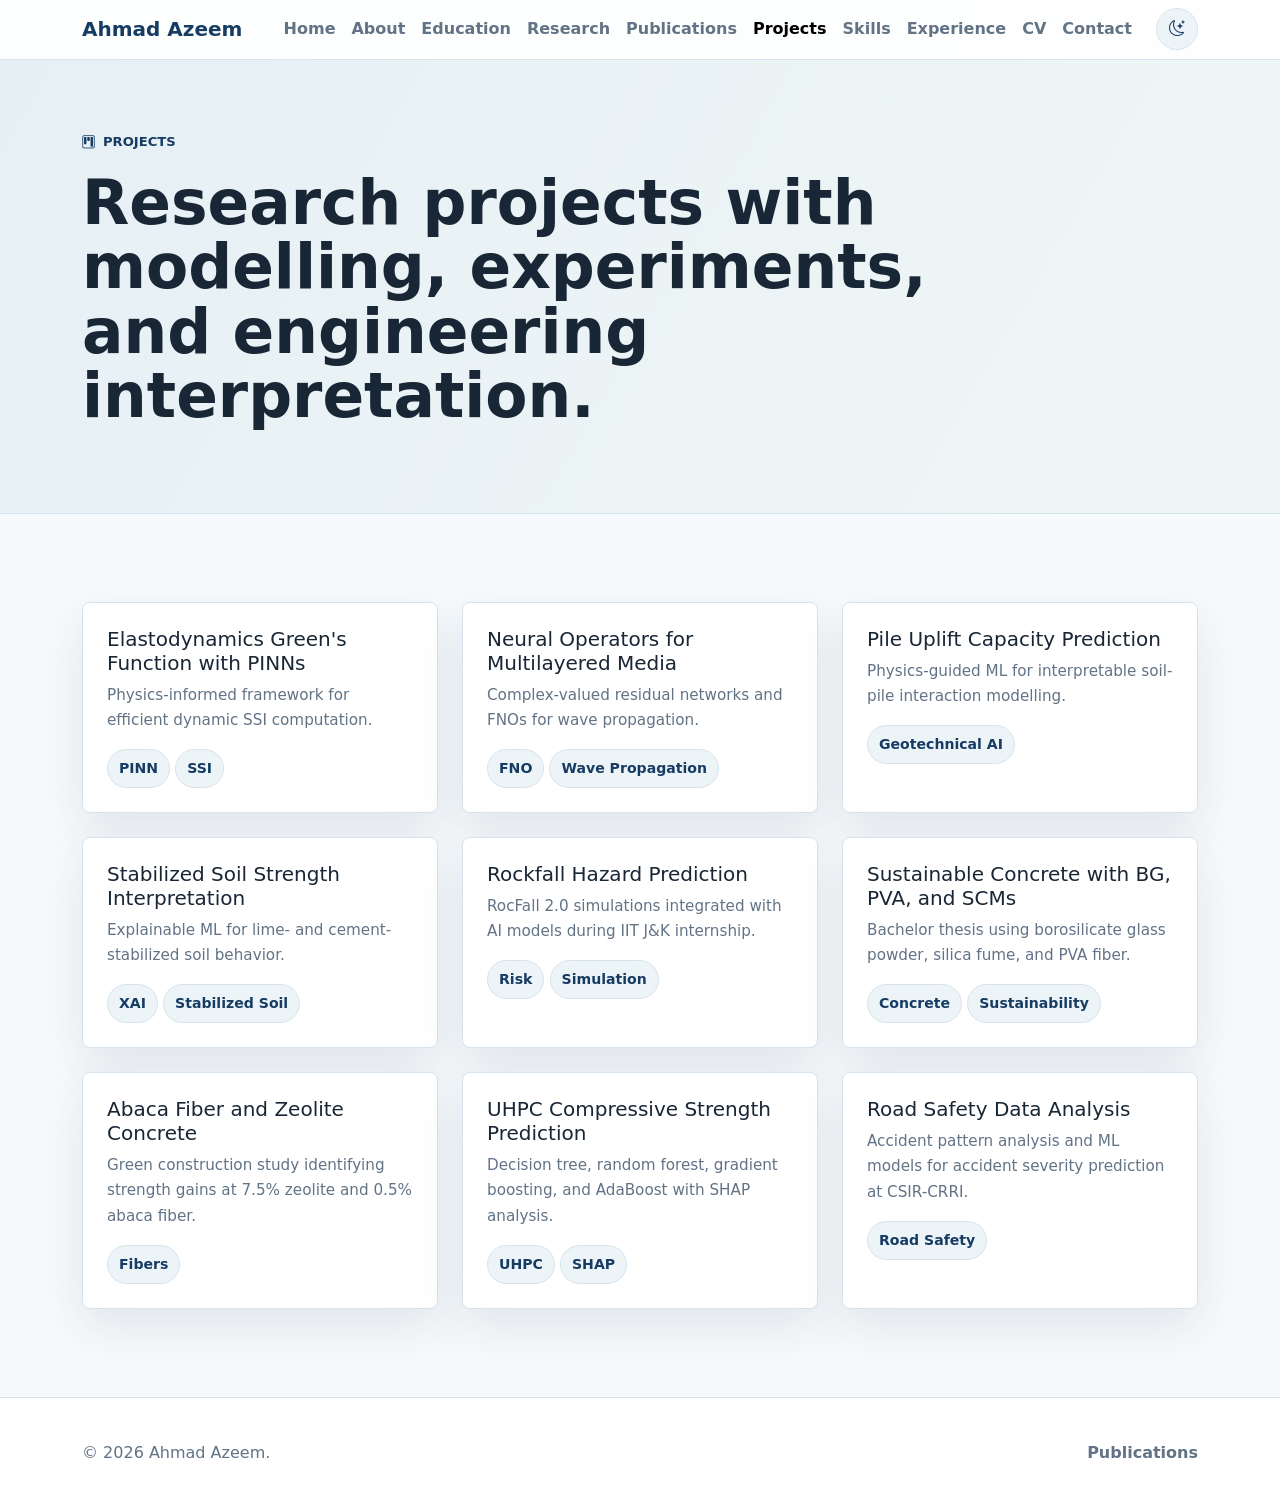
<file: projects.html>
<!doctype html>
<html lang="en">
<head>
  <meta charset="utf-8">
  <meta name="viewport" content="width=device-width, initial-scale=1">
  <title>Projects | Ahmad Azeem</title>
  <meta name="description" content="Academic research projects by Ahmad Azeem in geotechnical engineering, sustainable materials, and machine learning.">
  <link href="https://cdn.jsdelivr.net/npm/bootstrap@5.3.3/dist/css/bootstrap.min.css" rel="stylesheet">
  <link href="https://cdn.jsdelivr.net/npm/bootstrap-icons@1.11.3/font/bootstrap-icons.css" rel="stylesheet">
  <link href="css/style.css" rel="stylesheet">
</head>
<body>
  <a class="skip-link" href="#main">Skip to content</a>
  <nav class="navbar navbar-expand-lg fixed-top"><div class="container"><a class="navbar-brand" href="index.html">Ahmad Azeem</a><button class="navbar-toggler" type="button" data-bs-toggle="collapse" data-bs-target="#siteNav" aria-label="Toggle navigation"><span class="navbar-toggler-icon"></span></button><div class="collapse navbar-collapse" id="siteNav"><ul class="navbar-nav ms-auto align-items-lg-center"><li class="nav-item"><a class="nav-link" href="index.html">Home</a></li><li class="nav-item"><a class="nav-link" href="about.html">About</a></li><li class="nav-item"><a class="nav-link" href="education.html">Education</a></li><li class="nav-item"><a class="nav-link" href="research.html">Research</a></li><li class="nav-item"><a class="nav-link" href="publications.html">Publications</a></li><li class="nav-item"><a class="nav-link" href="projects.html">Projects</a></li><li class="nav-item"><a class="nav-link" href="skills.html">Skills</a></li><li class="nav-item"><a class="nav-link" href="experience.html">Experience</a></li><li class="nav-item"><a class="nav-link" href="cv.html">CV</a></li><li class="nav-item"><a class="nav-link" href="contact.html">Contact</a></li></ul><button class="theme-toggle ms-lg-3 mt-3 mt-lg-0" type="button" data-theme-toggle></button></div></div></nav>
  <main id="main">
    <header class="page-hero"><div class="container" data-animate><span class="eyebrow"><i class="bi bi-kanban"></i> Projects</span><h1 class="page-title">Research projects with modelling, experiments, and engineering interpretation.</h1></div></header>
    <section class="section">
      <div class="container">
        <div class="row g-4">
          <div class="col-md-6 col-xl-4" data-animate><article class="project-card"><h2 class="h5">Elastodynamics Green's Function with PINNs</h2><p class="meta">Physics-informed framework for efficient dynamic SSI computation.</p><span class="tag">PINN</span> <span class="tag">SSI</span></article></div>
          <div class="col-md-6 col-xl-4" data-animate><article class="project-card"><h2 class="h5">Neural Operators for Multilayered Media</h2><p class="meta">Complex-valued residual networks and FNOs for wave propagation.</p><span class="tag">FNO</span> <span class="tag">Wave Propagation</span></article></div>
          <div class="col-md-6 col-xl-4" data-animate><article class="project-card"><h2 class="h5">Pile Uplift Capacity Prediction</h2><p class="meta">Physics-guided ML for interpretable soil-pile interaction modelling.</p><span class="tag">Geotechnical AI</span></article></div>
          <div class="col-md-6 col-xl-4" data-animate><article class="project-card"><h2 class="h5">Stabilized Soil Strength Interpretation</h2><p class="meta">Explainable ML for lime- and cement-stabilized soil behavior.</p><span class="tag">XAI</span> <span class="tag">Stabilized Soil</span></article></div>
          <div class="col-md-6 col-xl-4" data-animate><article class="project-card"><h2 class="h5">Rockfall Hazard Prediction</h2><p class="meta">RocFall 2.0 simulations integrated with AI models during IIT J&K internship.</p><span class="tag">Risk</span> <span class="tag">Simulation</span></article></div>
          <div class="col-md-6 col-xl-4" data-animate><article class="project-card"><h2 class="h5">Sustainable Concrete with BG, PVA, and SCMs</h2><p class="meta">Bachelor thesis using borosilicate glass powder, silica fume, and PVA fiber.</p><span class="tag">Concrete</span> <span class="tag">Sustainability</span></article></div>
          <div class="col-md-6 col-xl-4" data-animate><article class="project-card"><h2 class="h5">Abaca Fiber and Zeolite Concrete</h2><p class="meta">Green construction study identifying strength gains at 7.5% zeolite and 0.5% abaca fiber.</p><span class="tag">Fibers</span></article></div>
          <div class="col-md-6 col-xl-4" data-animate><article class="project-card"><h2 class="h5">UHPC Compressive Strength Prediction</h2><p class="meta">Decision tree, random forest, gradient boosting, and AdaBoost with SHAP analysis.</p><span class="tag">UHPC</span> <span class="tag">SHAP</span></article></div>
          <div class="col-md-6 col-xl-4" data-animate><article class="project-card"><h2 class="h5">Road Safety Data Analysis</h2><p class="meta">Accident pattern analysis and ML models for accident severity prediction at CSIR-CRRI.</p><span class="tag">Road Safety</span></article></div>
        </div>
      </div>
    </section>
  </main>
  <footer class="site-footer"><div class="container d-flex flex-column flex-md-row justify-content-between gap-3"><p class="mb-0">© 2026 Ahmad Azeem.</p><a class="footer-link" href="publications.html">Publications</a></div></footer>
  <script src="https://cdn.jsdelivr.net/npm/bootstrap@5.3.3/dist/js/bootstrap.bundle.min.js"></script><script src="js/script.js"></script>
</body>
</html>
</file>
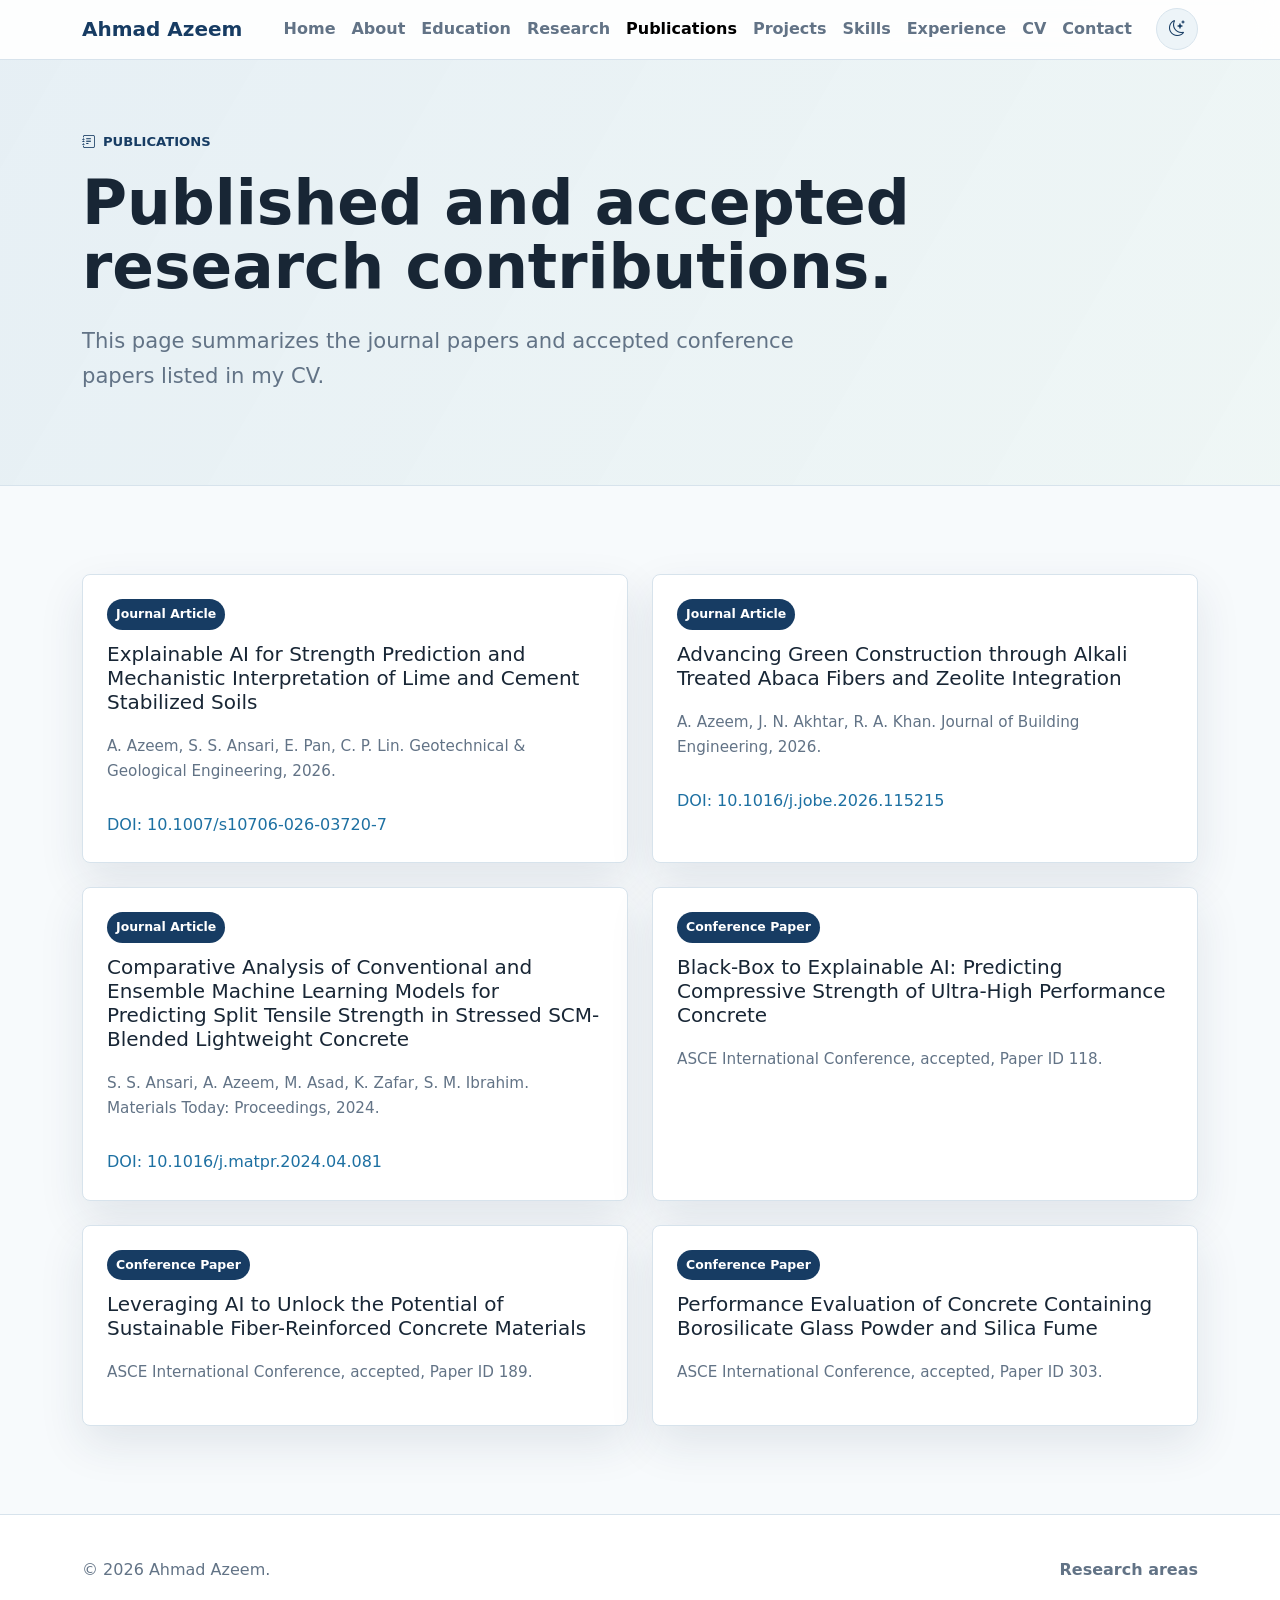
<file: publications.html>
<!doctype html>
<html lang="en">
<head>
  <meta charset="utf-8">
  <meta name="viewport" content="width=device-width, initial-scale=1">
  <title>Publications | Ahmad Azeem</title>
  <meta name="description" content="Journal and conference publications by Ahmad Azeem.">
  <link href="https://cdn.jsdelivr.net/npm/bootstrap@5.3.3/dist/css/bootstrap.min.css" rel="stylesheet">
  <link href="https://cdn.jsdelivr.net/npm/bootstrap-icons@1.11.3/font/bootstrap-icons.css" rel="stylesheet">
  <link href="css/style.css" rel="stylesheet">
</head>
<body>
  <a class="skip-link" href="#main">Skip to content</a>
  <nav class="navbar navbar-expand-lg fixed-top"><div class="container"><a class="navbar-brand" href="index.html">Ahmad Azeem</a><button class="navbar-toggler" type="button" data-bs-toggle="collapse" data-bs-target="#siteNav" aria-label="Toggle navigation"><span class="navbar-toggler-icon"></span></button><div class="collapse navbar-collapse" id="siteNav"><ul class="navbar-nav ms-auto align-items-lg-center"><li class="nav-item"><a class="nav-link" href="index.html">Home</a></li><li class="nav-item"><a class="nav-link" href="about.html">About</a></li><li class="nav-item"><a class="nav-link" href="education.html">Education</a></li><li class="nav-item"><a class="nav-link" href="research.html">Research</a></li><li class="nav-item"><a class="nav-link" href="publications.html">Publications</a></li><li class="nav-item"><a class="nav-link" href="projects.html">Projects</a></li><li class="nav-item"><a class="nav-link" href="skills.html">Skills</a></li><li class="nav-item"><a class="nav-link" href="experience.html">Experience</a></li><li class="nav-item"><a class="nav-link" href="cv.html">CV</a></li><li class="nav-item"><a class="nav-link" href="contact.html">Contact</a></li></ul><button class="theme-toggle ms-lg-3 mt-3 mt-lg-0" type="button" data-theme-toggle></button></div></div></nav>
  <main id="main">
    <header class="page-hero"><div class="container" data-animate><span class="eyebrow"><i class="bi bi-journal-text"></i> Publications</span><h1 class="page-title">Published and accepted research contributions.</h1><p class="page-lead mt-4">This page summarizes the journal papers and accepted conference papers listed in my CV.</p></div></header>
    <section class="section">
      <div class="container">
        <div class="row g-4">
          <div class="col-lg-6" data-animate><article class="publication-card"><span class="publication-type">Journal Article</span><h2 class="h5">Explainable AI for Strength Prediction and Mechanistic Interpretation of Lime and Cement Stabilized Soils</h2><p class="meta">A. Azeem, S. S. Ansari, E. Pan, C. P. Lin. Geotechnical & Geological Engineering, 2026.</p><a href="https://doi.org/10.1007/s10706-026-03720-7" target="_blank" rel="noopener">DOI: 10.1007/s10706-026-03720-7</a></article></div>
          <div class="col-lg-6" data-animate><article class="publication-card"><span class="publication-type">Journal Article</span><h2 class="h5">Advancing Green Construction through Alkali Treated Abaca Fibers and Zeolite Integration</h2><p class="meta">A. Azeem, J. N. Akhtar, R. A. Khan. Journal of Building Engineering, 2026.</p><a href="https://doi.org/10.1016/j.jobe.2026.115215" target="_blank" rel="noopener">DOI: 10.1016/j.jobe.2026.115215</a></article></div>
          <div class="col-lg-6" data-animate><article class="publication-card"><span class="publication-type">Journal Article</span><h2 class="h5">Comparative Analysis of Conventional and Ensemble Machine Learning Models for Predicting Split Tensile Strength in Stressed SCM-Blended Lightweight Concrete</h2><p class="meta">S. S. Ansari, A. Azeem, M. Asad, K. Zafar, S. M. Ibrahim. Materials Today: Proceedings, 2024.</p><a href="https://doi.org/10.1016/j.matpr.2024.04.081" target="_blank" rel="noopener">DOI: 10.1016/j.matpr.2024.04.081</a></article></div>
          <div class="col-lg-6" data-animate><article class="publication-card"><span class="publication-type">Conference Paper</span><h2 class="h5">Black-Box to Explainable AI: Predicting Compressive Strength of Ultra-High Performance Concrete</h2><p class="meta">ASCE International Conference, accepted, Paper ID 118.</p></article></div>
          <div class="col-lg-6" data-animate><article class="publication-card"><span class="publication-type">Conference Paper</span><h2 class="h5">Leveraging AI to Unlock the Potential of Sustainable Fiber-Reinforced Concrete Materials</h2><p class="meta">ASCE International Conference, accepted, Paper ID 189.</p></article></div>
          <div class="col-lg-6" data-animate><article class="publication-card"><span class="publication-type">Conference Paper</span><h2 class="h5">Performance Evaluation of Concrete Containing Borosilicate Glass Powder and Silica Fume</h2><p class="meta">ASCE International Conference, accepted, Paper ID 303.</p></article></div>
        </div>
      </div>
    </section>
  </main>
  <footer class="site-footer"><div class="container d-flex flex-column flex-md-row justify-content-between gap-3"><p class="mb-0">© 2026 Ahmad Azeem.</p><a class="footer-link" href="research.html">Research areas</a></div></footer>
  <script src="https://cdn.jsdelivr.net/npm/bootstrap@5.3.3/dist/js/bootstrap.bundle.min.js"></script><script src="js/script.js"></script>
</body>
</html>
</file>
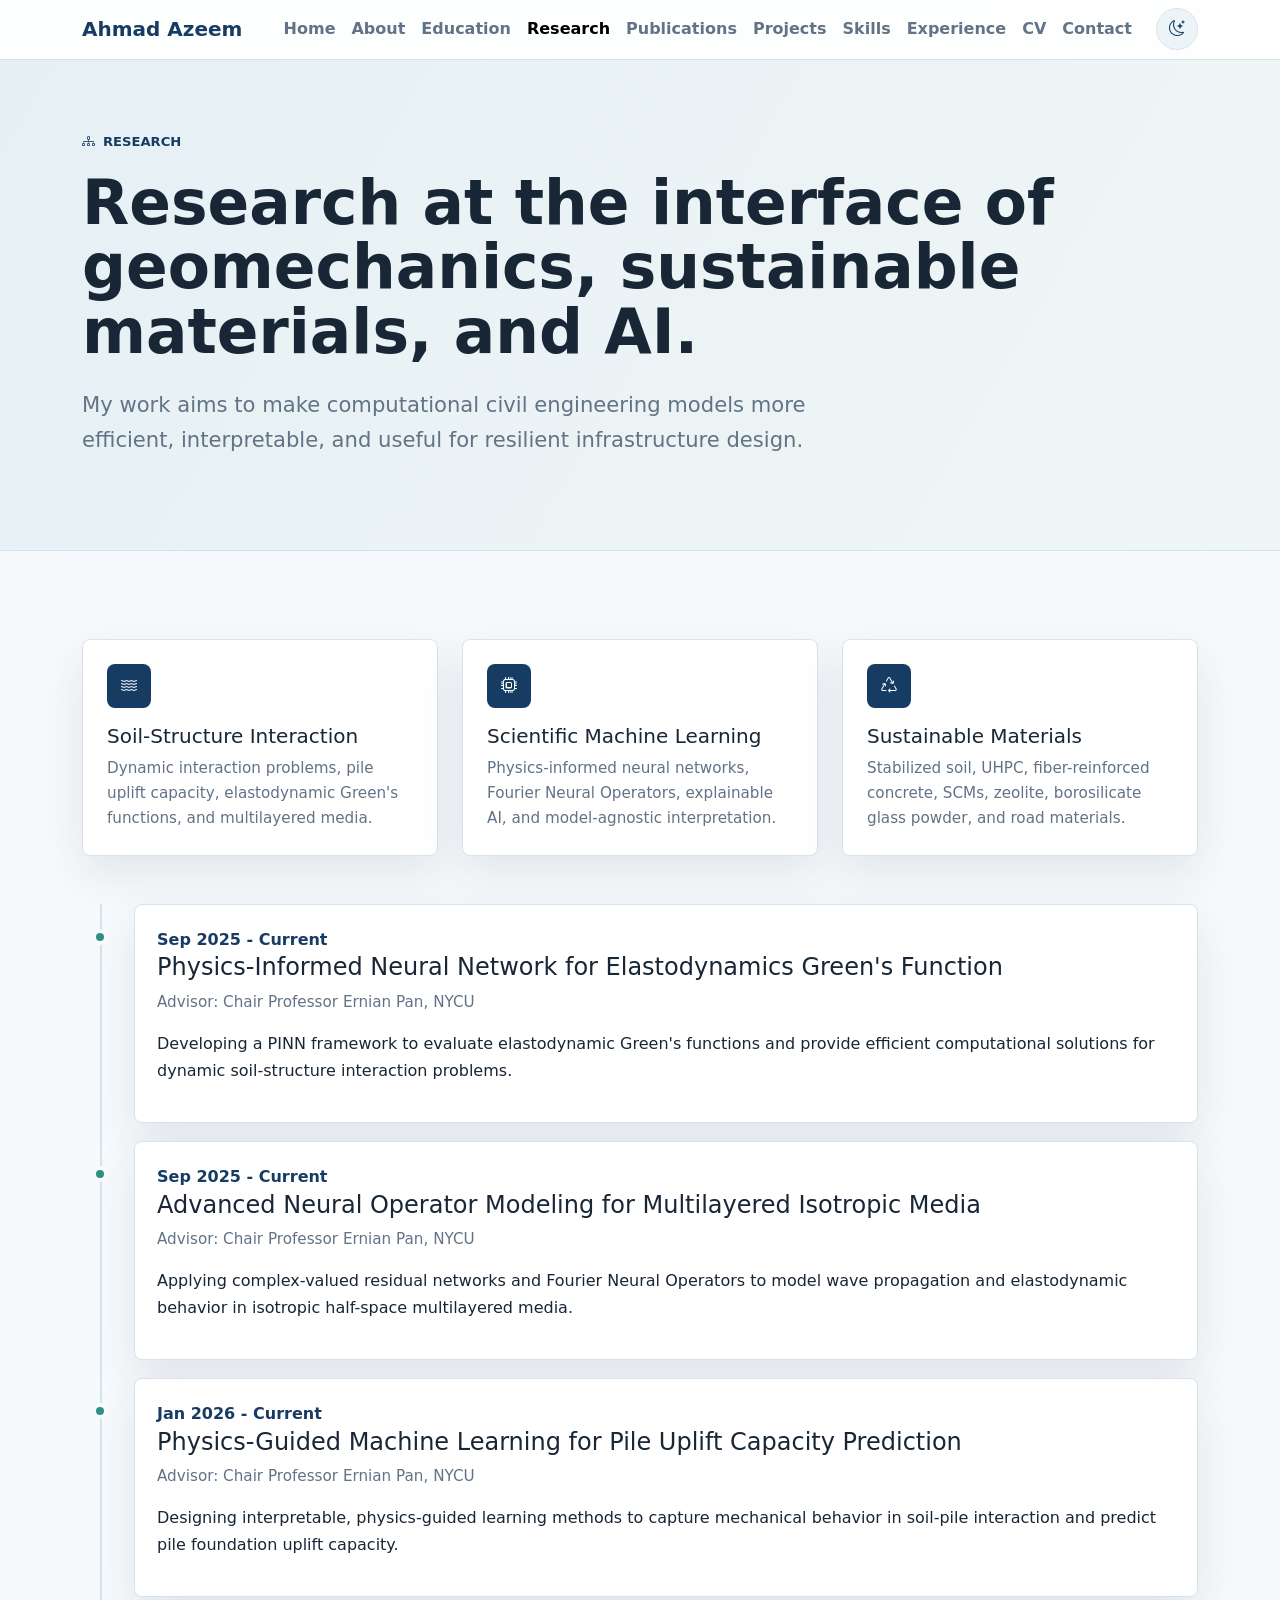
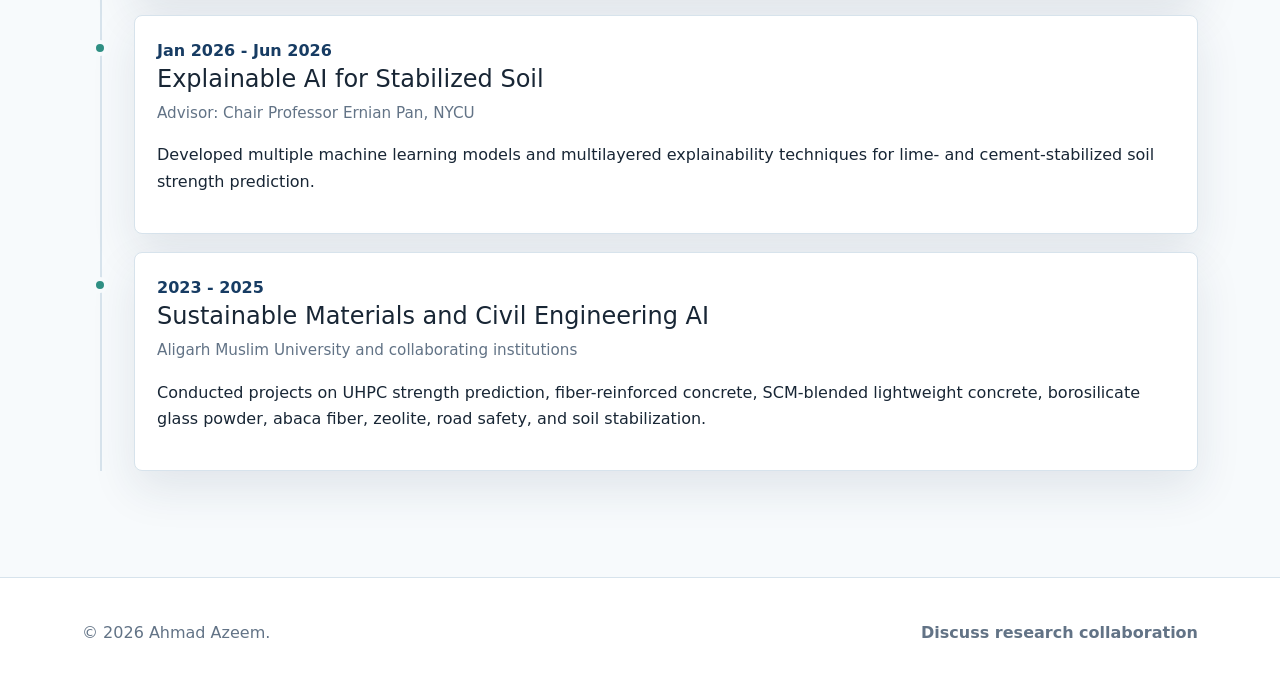
<file: research.html>
<!doctype html>
<html lang="en">
<head>
  <meta charset="utf-8">
  <meta name="viewport" content="width=device-width, initial-scale=1">
  <title>Research | Ahmad Azeem</title>
  <meta name="description" content="Research projects and interests of Ahmad Azeem in geotechnical engineering, AI, and sustainable civil materials.">
  <link href="https://cdn.jsdelivr.net/npm/bootstrap@5.3.3/dist/css/bootstrap.min.css" rel="stylesheet">
  <link href="https://cdn.jsdelivr.net/npm/bootstrap-icons@1.11.3/font/bootstrap-icons.css" rel="stylesheet">
  <link href="css/style.css" rel="stylesheet">
</head>
<body>
  <a class="skip-link" href="#main">Skip to content</a>
  <nav class="navbar navbar-expand-lg fixed-top"><div class="container"><a class="navbar-brand" href="index.html">Ahmad Azeem</a><button class="navbar-toggler" type="button" data-bs-toggle="collapse" data-bs-target="#siteNav" aria-label="Toggle navigation"><span class="navbar-toggler-icon"></span></button><div class="collapse navbar-collapse" id="siteNav"><ul class="navbar-nav ms-auto align-items-lg-center"><li class="nav-item"><a class="nav-link" href="index.html">Home</a></li><li class="nav-item"><a class="nav-link" href="about.html">About</a></li><li class="nav-item"><a class="nav-link" href="education.html">Education</a></li><li class="nav-item"><a class="nav-link" href="research.html">Research</a></li><li class="nav-item"><a class="nav-link" href="publications.html">Publications</a></li><li class="nav-item"><a class="nav-link" href="projects.html">Projects</a></li><li class="nav-item"><a class="nav-link" href="skills.html">Skills</a></li><li class="nav-item"><a class="nav-link" href="experience.html">Experience</a></li><li class="nav-item"><a class="nav-link" href="cv.html">CV</a></li><li class="nav-item"><a class="nav-link" href="contact.html">Contact</a></li></ul><button class="theme-toggle ms-lg-3 mt-3 mt-lg-0" type="button" data-theme-toggle></button></div></div></nav>
  <main id="main">
    <header class="page-hero"><div class="container" data-animate><span class="eyebrow"><i class="bi bi-diagram-3"></i> Research</span><h1 class="page-title">Research at the interface of geomechanics, sustainable materials, and AI.</h1><p class="page-lead mt-4">My work aims to make computational civil engineering models more efficient, interpretable, and useful for resilient infrastructure design.</p></div></header>
    <section class="section">
      <div class="container">
        <div class="row g-4 mb-5">
          <div class="col-lg-4" data-animate><div class="info-card"><span class="icon-badge"><i class="bi bi-water"></i></span><h2 class="h5">Soil-Structure Interaction</h2><p class="meta mb-0">Dynamic interaction problems, pile uplift capacity, elastodynamic Green's functions, and multilayered media.</p></div></div>
          <div class="col-lg-4" data-animate><div class="info-card"><span class="icon-badge"><i class="bi bi-cpu"></i></span><h2 class="h5">Scientific Machine Learning</h2><p class="meta mb-0">Physics-informed neural networks, Fourier Neural Operators, explainable AI, and model-agnostic interpretation.</p></div></div>
          <div class="col-lg-4" data-animate><div class="info-card"><span class="icon-badge"><i class="bi bi-recycle"></i></span><h2 class="h5">Sustainable Materials</h2><p class="meta mb-0">Stabilized soil, UHPC, fiber-reinforced concrete, SCMs, zeolite, borosilicate glass powder, and road materials.</p></div></div>
        </div>
        <div class="timeline">
          <article class="timeline-item" data-animate><div class="timeline-date">Sep 2025 - Current</div><h2 class="h4">Physics-Informed Neural Network for Elastodynamics Green's Function</h2><p class="meta">Advisor: Chair Professor Ernian Pan, NYCU</p><p>Developing a PINN framework to evaluate elastodynamic Green's functions and provide efficient computational solutions for dynamic soil-structure interaction problems.</p></article>
          <article class="timeline-item" data-animate><div class="timeline-date">Sep 2025 - Current</div><h2 class="h4">Advanced Neural Operator Modeling for Multilayered Isotropic Media</h2><p class="meta">Advisor: Chair Professor Ernian Pan, NYCU</p><p>Applying complex-valued residual networks and Fourier Neural Operators to model wave propagation and elastodynamic behavior in isotropic half-space multilayered media.</p></article>
          <article class="timeline-item" data-animate><div class="timeline-date">Jan 2026 - Current</div><h2 class="h4">Physics-Guided Machine Learning for Pile Uplift Capacity Prediction</h2><p class="meta">Advisor: Chair Professor Ernian Pan, NYCU</p><p>Designing interpretable, physics-guided learning methods to capture mechanical behavior in soil-pile interaction and predict pile foundation uplift capacity.</p></article>
          <article class="timeline-item" data-animate><div class="timeline-date">Jan 2026 - Jun 2026</div><h2 class="h4">Explainable AI for Stabilized Soil</h2><p class="meta">Advisor: Chair Professor Ernian Pan, NYCU</p><p>Developed multiple machine learning models and multilayered explainability techniques for lime- and cement-stabilized soil strength prediction.</p></article>
          <article class="timeline-item" data-animate><div class="timeline-date">2023 - 2025</div><h2 class="h4">Sustainable Materials and Civil Engineering AI</h2><p class="meta">Aligarh Muslim University and collaborating institutions</p><p>Conducted projects on UHPC strength prediction, fiber-reinforced concrete, SCM-blended lightweight concrete, borosilicate glass powder, abaca fiber, zeolite, road safety, and soil stabilization.</p></article>
        </div>
      </div>
    </section>
  </main>
  <footer class="site-footer"><div class="container d-flex flex-column flex-md-row justify-content-between gap-3"><p class="mb-0">© 2026 Ahmad Azeem.</p><a class="footer-link" href="contact.html">Discuss research collaboration</a></div></footer>
  <script src="https://cdn.jsdelivr.net/npm/bootstrap@5.3.3/dist/js/bootstrap.bundle.min.js"></script><script src="js/script.js"></script>
</body>
</html>
</file>
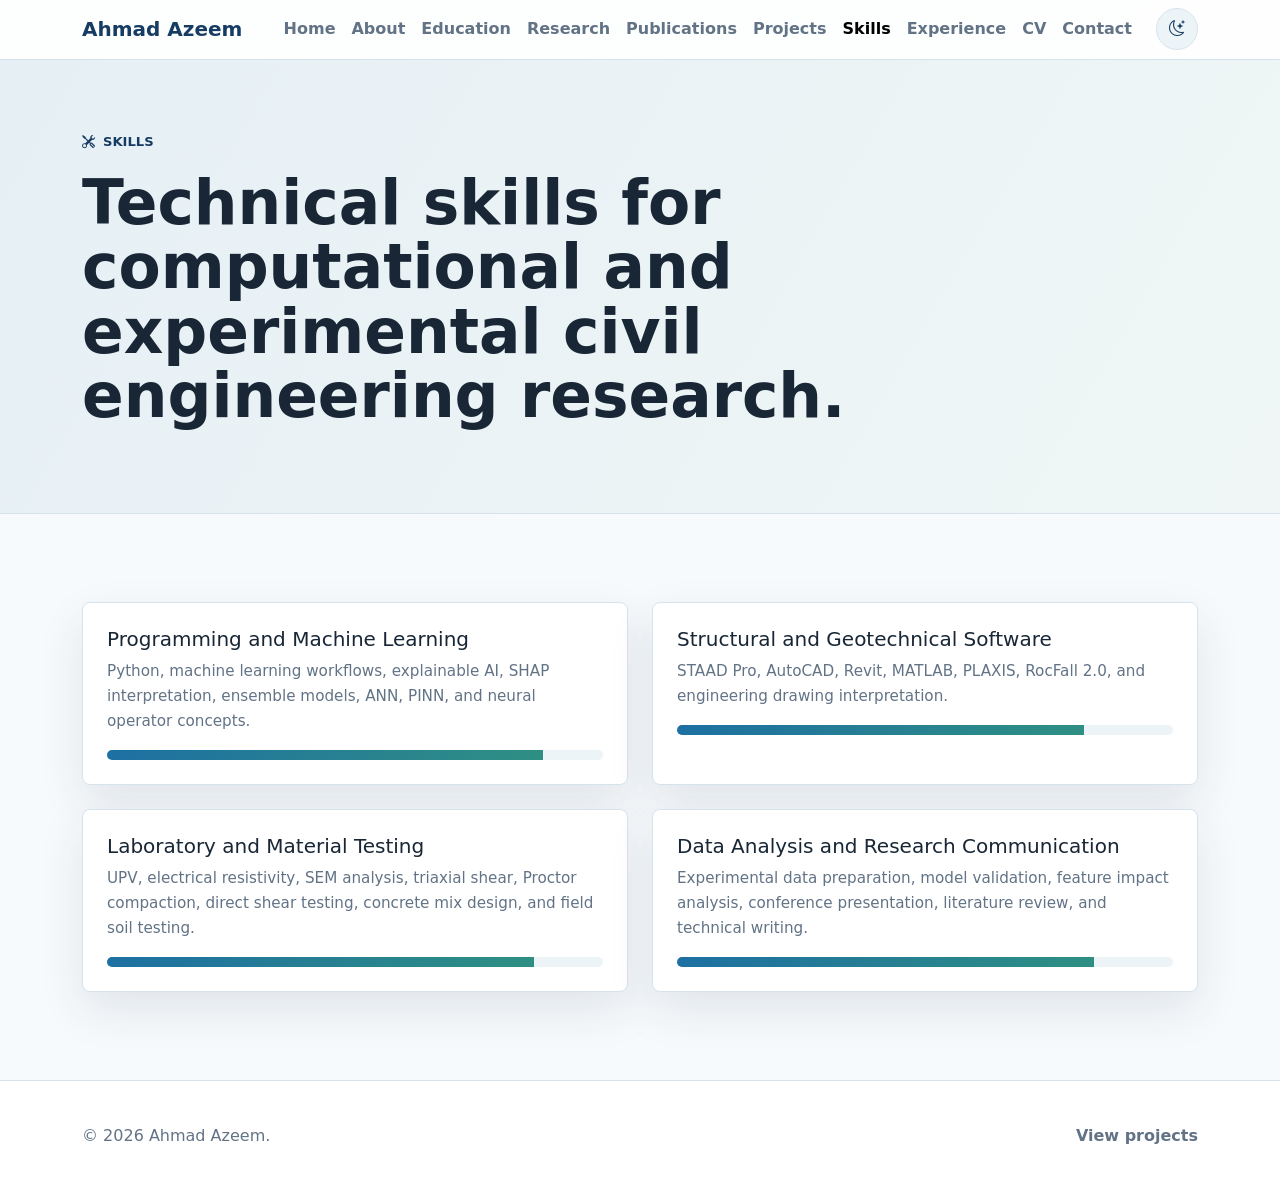
<file: skills.html>
<!doctype html>
<html lang="en">
<head>
  <meta charset="utf-8">
  <meta name="viewport" content="width=device-width, initial-scale=1">
  <title>Skills | Ahmad Azeem</title>
  <meta name="description" content="Technical, software, programming, laboratory, and data analysis skills of Ahmad Azeem.">
  <link href="https://cdn.jsdelivr.net/npm/bootstrap@5.3.3/dist/css/bootstrap.min.css" rel="stylesheet">
  <link href="https://cdn.jsdelivr.net/npm/bootstrap-icons@1.11.3/font/bootstrap-icons.css" rel="stylesheet">
  <link href="css/style.css" rel="stylesheet">
</head>
<body>
  <a class="skip-link" href="#main">Skip to content</a>
  <nav class="navbar navbar-expand-lg fixed-top"><div class="container"><a class="navbar-brand" href="index.html">Ahmad Azeem</a><button class="navbar-toggler" type="button" data-bs-toggle="collapse" data-bs-target="#siteNav" aria-label="Toggle navigation"><span class="navbar-toggler-icon"></span></button><div class="collapse navbar-collapse" id="siteNav"><ul class="navbar-nav ms-auto align-items-lg-center"><li class="nav-item"><a class="nav-link" href="index.html">Home</a></li><li class="nav-item"><a class="nav-link" href="about.html">About</a></li><li class="nav-item"><a class="nav-link" href="education.html">Education</a></li><li class="nav-item"><a class="nav-link" href="research.html">Research</a></li><li class="nav-item"><a class="nav-link" href="publications.html">Publications</a></li><li class="nav-item"><a class="nav-link" href="projects.html">Projects</a></li><li class="nav-item"><a class="nav-link" href="skills.html">Skills</a></li><li class="nav-item"><a class="nav-link" href="experience.html">Experience</a></li><li class="nav-item"><a class="nav-link" href="cv.html">CV</a></li><li class="nav-item"><a class="nav-link" href="contact.html">Contact</a></li></ul><button class="theme-toggle ms-lg-3 mt-3 mt-lg-0" type="button" data-theme-toggle></button></div></div></nav>
  <main id="main">
    <header class="page-hero"><div class="container" data-animate><span class="eyebrow"><i class="bi bi-tools"></i> Skills</span><h1 class="page-title">Technical skills for computational and experimental civil engineering research.</h1></div></header>
    <section class="section">
      <div class="container">
        <div class="row g-4">
          <div class="col-lg-6" data-animate><div class="skill-card"><h2 class="h5">Programming and Machine Learning</h2><p class="meta">Python, machine learning workflows, explainable AI, SHAP interpretation, ensemble models, ANN, PINN, and neural operator concepts.</p><div class="progress"><div class="progress-bar" style="width: 88%"></div></div></div></div>
          <div class="col-lg-6" data-animate><div class="skill-card"><h2 class="h5">Structural and Geotechnical Software</h2><p class="meta">STAAD Pro, AutoCAD, Revit, MATLAB, PLAXIS, RocFall 2.0, and engineering drawing interpretation.</p><div class="progress"><div class="progress-bar" style="width: 82%"></div></div></div></div>
          <div class="col-lg-6" data-animate><div class="skill-card"><h2 class="h5">Laboratory and Material Testing</h2><p class="meta">UPV, electrical resistivity, SEM analysis, triaxial shear, Proctor compaction, direct shear testing, concrete mix design, and field soil testing.</p><div class="progress"><div class="progress-bar" style="width: 86%"></div></div></div></div>
          <div class="col-lg-6" data-animate><div class="skill-card"><h2 class="h5">Data Analysis and Research Communication</h2><p class="meta">Experimental data preparation, model validation, feature impact analysis, conference presentation, literature review, and technical writing.</p><div class="progress"><div class="progress-bar" style="width: 84%"></div></div></div></div>
        </div>
      </div>
    </section>
  </main>
  <footer class="site-footer"><div class="container d-flex flex-column flex-md-row justify-content-between gap-3"><p class="mb-0">© 2026 Ahmad Azeem.</p><a class="footer-link" href="projects.html">View projects</a></div></footer>
  <script src="https://cdn.jsdelivr.net/npm/bootstrap@5.3.3/dist/js/bootstrap.bundle.min.js"></script><script src="js/script.js"></script>
</body>
</html>
</file>
<file: css/style.css>
:root {
  --bg: #f7fafc;
  --surface: #ffffff;
  --surface-soft: #edf4f8;
  --text: #182635;
  --muted: #627386;
  --primary: #173c63;
  --primary-2: #1d70a2;
  --accent: #2f8f83;
  --accent-2: #c48a22;
  --border: #d7e3ec;
  --shadow: 0 18px 45px rgba(25, 52, 78, 0.1);
  --radius: 8px;
}

[data-theme="dark"] {
  --bg: #0d1721;
  --surface: #142333;
  --surface-soft: #1a2d40;
  --text: #eef5fb;
  --muted: #b7c7d5;
  --primary: #83c5f3;
  --primary-2: #65b6e8;
  --accent: #73d0bd;
  --accent-2: #f0bf68;
  --border: #2d4358;
  --shadow: 0 18px 45px rgba(0, 0, 0, 0.28);
}

* {
  box-sizing: border-box;
}

html {
  scroll-behavior: smooth;
}

body {
  margin: 0;
  color: var(--text);
  background: var(--bg);
  font-family: "Inter", system-ui, -apple-system, BlinkMacSystemFont, "Segoe UI", sans-serif;
  line-height: 1.65;
}

a {
  color: var(--primary-2);
  text-decoration: none;
}

a:hover {
  color: var(--accent);
}

.skip-link {
  position: absolute;
  top: -48px;
  left: 16px;
  z-index: 2000;
  padding: 10px 14px;
  background: var(--primary);
  color: #fff;
  border-radius: var(--radius);
}

.skip-link:focus {
  top: 16px;
}

.navbar {
  background: rgba(255, 255, 255, 0.9);
  border-bottom: 1px solid var(--border);
  backdrop-filter: blur(14px);
}

[data-theme="dark"] .navbar {
  background: rgba(13, 23, 33, 0.92);
}

.navbar-brand {
  color: var(--primary);
  font-weight: 800;
}

.nav-link {
  color: var(--muted);
  font-weight: 650;
}

.nav-link.active,
.nav-link:hover {
  color: var(--primary);
}

.theme-toggle {
  width: 42px;
  height: 42px;
  display: inline-grid;
  place-items: center;
  color: var(--primary);
  background: var(--surface-soft);
  border: 1px solid var(--border);
  border-radius: 50%;
}

.section {
  padding: 88px 0;
}

.section-tight {
  padding: 56px 0;
}

.page-hero {
  padding: 128px 0 76px;
  background:
    linear-gradient(120deg, rgba(29, 112, 162, 0.11), rgba(47, 143, 131, 0.08)),
    var(--surface);
  border-bottom: 1px solid var(--border);
}

.hero-main {
  min-height: calc(100vh - 74px);
  padding: 110px 0 72px;
  display: flex;
  align-items: center;
  background:
    linear-gradient(90deg, rgba(247, 250, 252, 0.98) 0%, rgba(247, 250, 252, 0.88) 45%, rgba(247, 250, 252, 0.18) 72%),
    url("../assets/images/hero-research.png") center right / cover no-repeat;
  border-bottom: 1px solid var(--border);
}

[data-theme="dark"] .hero-main {
  background:
    linear-gradient(90deg, rgba(13, 23, 33, 0.98) 0%, rgba(13, 23, 33, 0.9) 48%, rgba(13, 23, 33, 0.35) 78%),
    url("../assets/images/hero-research.png") center right / cover no-repeat;
}

.eyebrow {
  display: inline-flex;
  align-items: center;
  gap: 8px;
  margin-bottom: 18px;
  color: var(--primary);
  font-size: 0.82rem;
  font-weight: 800;
  letter-spacing: 0;
  text-transform: uppercase;
}

.hero-title,
.page-title {
  max-width: 980px;
  color: var(--text);
  font-size: clamp(2.35rem, 4.8vw, 4.8rem);
  line-height: 1.05;
  font-weight: 850;
  letter-spacing: 0;
}

.hero-lead,
.page-lead {
  max-width: 760px;
  color: var(--muted);
  font-size: clamp(1.05rem, 1.8vw, 1.32rem);
}

.btn-academic {
  min-height: 46px;
  display: inline-flex;
  align-items: center;
  gap: 9px;
  padding: 11px 18px;
  color: #fff;
  background: var(--primary);
  border: 1px solid var(--primary);
  border-radius: var(--radius);
  font-weight: 750;
}

.btn-academic:hover {
  color: #fff;
  background: var(--primary-2);
  border-color: var(--primary-2);
}

.btn-outline-academic {
  min-height: 46px;
  display: inline-flex;
  align-items: center;
  gap: 9px;
  padding: 11px 18px;
  color: var(--primary);
  background: rgba(255, 255, 255, 0.35);
  border: 1px solid var(--border);
  border-radius: var(--radius);
  font-weight: 750;
}

.btn-outline-academic:hover {
  color: #fff;
  background: var(--primary);
  border-color: var(--primary);
}

.profile-card,
.info-card,
.publication-card,
.project-card,
.timeline-item,
.stat-card,
.skill-card {
  height: 100%;
  background: var(--surface);
  border: 1px solid var(--border);
  border-radius: var(--radius);
  box-shadow: var(--shadow);
}

.profile-card {
  padding: 26px;
}

.profile-avatar {
  width: 132px;
  height: 132px;
  object-fit: cover;
  border: 5px solid var(--surface-soft);
  border-radius: 50%;
}

.tag,
.interest-chip {
  display: inline-flex;
  align-items: center;
  gap: 6px;
  padding: 7px 11px;
  color: var(--primary);
  background: var(--surface-soft);
  border: 1px solid var(--border);
  border-radius: 999px;
  font-size: 0.88rem;
  font-weight: 700;
}

.section-title {
  margin-bottom: 12px;
  color: var(--text);
  font-size: clamp(1.7rem, 3vw, 2.55rem);
  font-weight: 830;
}

.section-kicker {
  color: var(--primary);
  font-size: 0.82rem;
  font-weight: 800;
  text-transform: uppercase;
}

.section-copy {
  max-width: 780px;
  color: var(--muted);
}

.info-card,
.publication-card,
.project-card,
.skill-card,
.stat-card {
  padding: 24px;
}

.icon-badge {
  width: 44px;
  height: 44px;
  display: inline-grid;
  place-items: center;
  margin-bottom: 16px;
  color: #fff;
  background: var(--primary);
  border-radius: var(--radius);
}

.stat-number {
  color: var(--primary);
  font-size: 2.2rem;
  line-height: 1;
  font-weight: 850;
}

.timeline {
  position: relative;
}

.timeline::before {
  content: "";
  position: absolute;
  top: 0;
  bottom: 0;
  left: 18px;
  width: 2px;
  background: var(--border);
}

.timeline-item {
  position: relative;
  margin-bottom: 18px;
  margin-left: 52px;
  padding: 22px;
}

.timeline-item::before {
  content: "";
  position: absolute;
  top: 24px;
  left: -43px;
  width: 16px;
  height: 16px;
  background: var(--accent);
  border: 4px solid var(--bg);
  border-radius: 50%;
}

.timeline-date {
  color: var(--primary);
  font-weight: 800;
}

.meta {
  color: var(--muted);
  font-size: 0.95rem;
}

.publication-card {
  display: flex;
  flex-direction: column;
  gap: 12px;
}

.publication-type {
  width: max-content;
  max-width: 100%;
  padding: 5px 9px;
  color: #fff;
  background: var(--primary);
  border-radius: 999px;
  font-size: 0.78rem;
  font-weight: 800;
}

.progress {
  height: 10px;
  background: var(--surface-soft);
}

.progress-bar {
  background: linear-gradient(90deg, var(--primary-2), var(--accent));
}

.cv-frame {
  width: 100%;
  min-height: 760px;
  background: var(--surface-soft);
  border: 1px solid var(--border);
  border-radius: var(--radius);
}

.contact-list {
  display: grid;
  gap: 14px;
}

.contact-item {
  display: flex;
  gap: 14px;
  align-items: flex-start;
  padding: 16px;
  background: var(--surface);
  border: 1px solid var(--border);
  border-radius: var(--radius);
}

.form-control,
.form-select {
  color: var(--text);
  background: var(--surface);
  border-color: var(--border);
  border-radius: var(--radius);
}

.form-control:focus,
.form-select:focus {
  color: var(--text);
  background: var(--surface);
  border-color: var(--primary-2);
  box-shadow: 0 0 0 0.18rem rgba(29, 112, 162, 0.18);
}

.site-footer {
  padding: 42px 0;
  color: var(--muted);
  background: var(--surface);
  border-top: 1px solid var(--border);
}

.footer-link {
  color: var(--muted);
  font-weight: 700;
}

[data-animate] {
  opacity: 0;
  transform: translateY(18px);
  transition: opacity 0.65s ease, transform 0.65s ease;
}

[data-animate].is-visible {
  opacity: 1;
  transform: translateY(0);
}

#form-status .alert {
  scroll-margin-top: 92px;
  border: 1px solid var(--border) !important;
  background-color: var(--surface-soft) !important;
  color: var(--text) !important;
}

.form-status-details {
  background-color: var(--bg) !important;
  color: var(--text) !important;
  border: 1px solid var(--border) !important;
}

@media (prefers-reduced-motion: reduce) {
  html {
    scroll-behavior: auto;
  }

  [data-animate] {
    opacity: 1;
    transform: none;
    transition: none;
  }
}

@media (max-width: 991.98px) {
  .hero-main {
    min-height: auto;
    padding: 112px 0 62px;
    background:
      linear-gradient(180deg, rgba(247, 250, 252, 0.96), rgba(247, 250, 252, 0.78)),
      url("../assets/images/hero-research.png") center / cover no-repeat;
  }

  [data-theme="dark"] .hero-main {
    background:
      linear-gradient(180deg, rgba(13, 23, 33, 0.98), rgba(13, 23, 33, 0.82)),
      url("../assets/images/hero-research.png") center / cover no-repeat;
  }

  .section {
    padding: 68px 0;
  }
}

@media (max-width: 575.98px) {
  .hero-title,
  .page-title {
    font-size: 2.25rem;
  }

  .hero-main,
  .page-hero {
    padding-top: 96px;
  }

  .timeline::before {
    left: 10px;
  }

  .timeline-item {
    margin-left: 34px;
    padding: 18px;
  }

  .timeline-item::before {
    left: -32px;
  }

  .cv-frame {
    min-height: 540px;
  }
}
</file>
